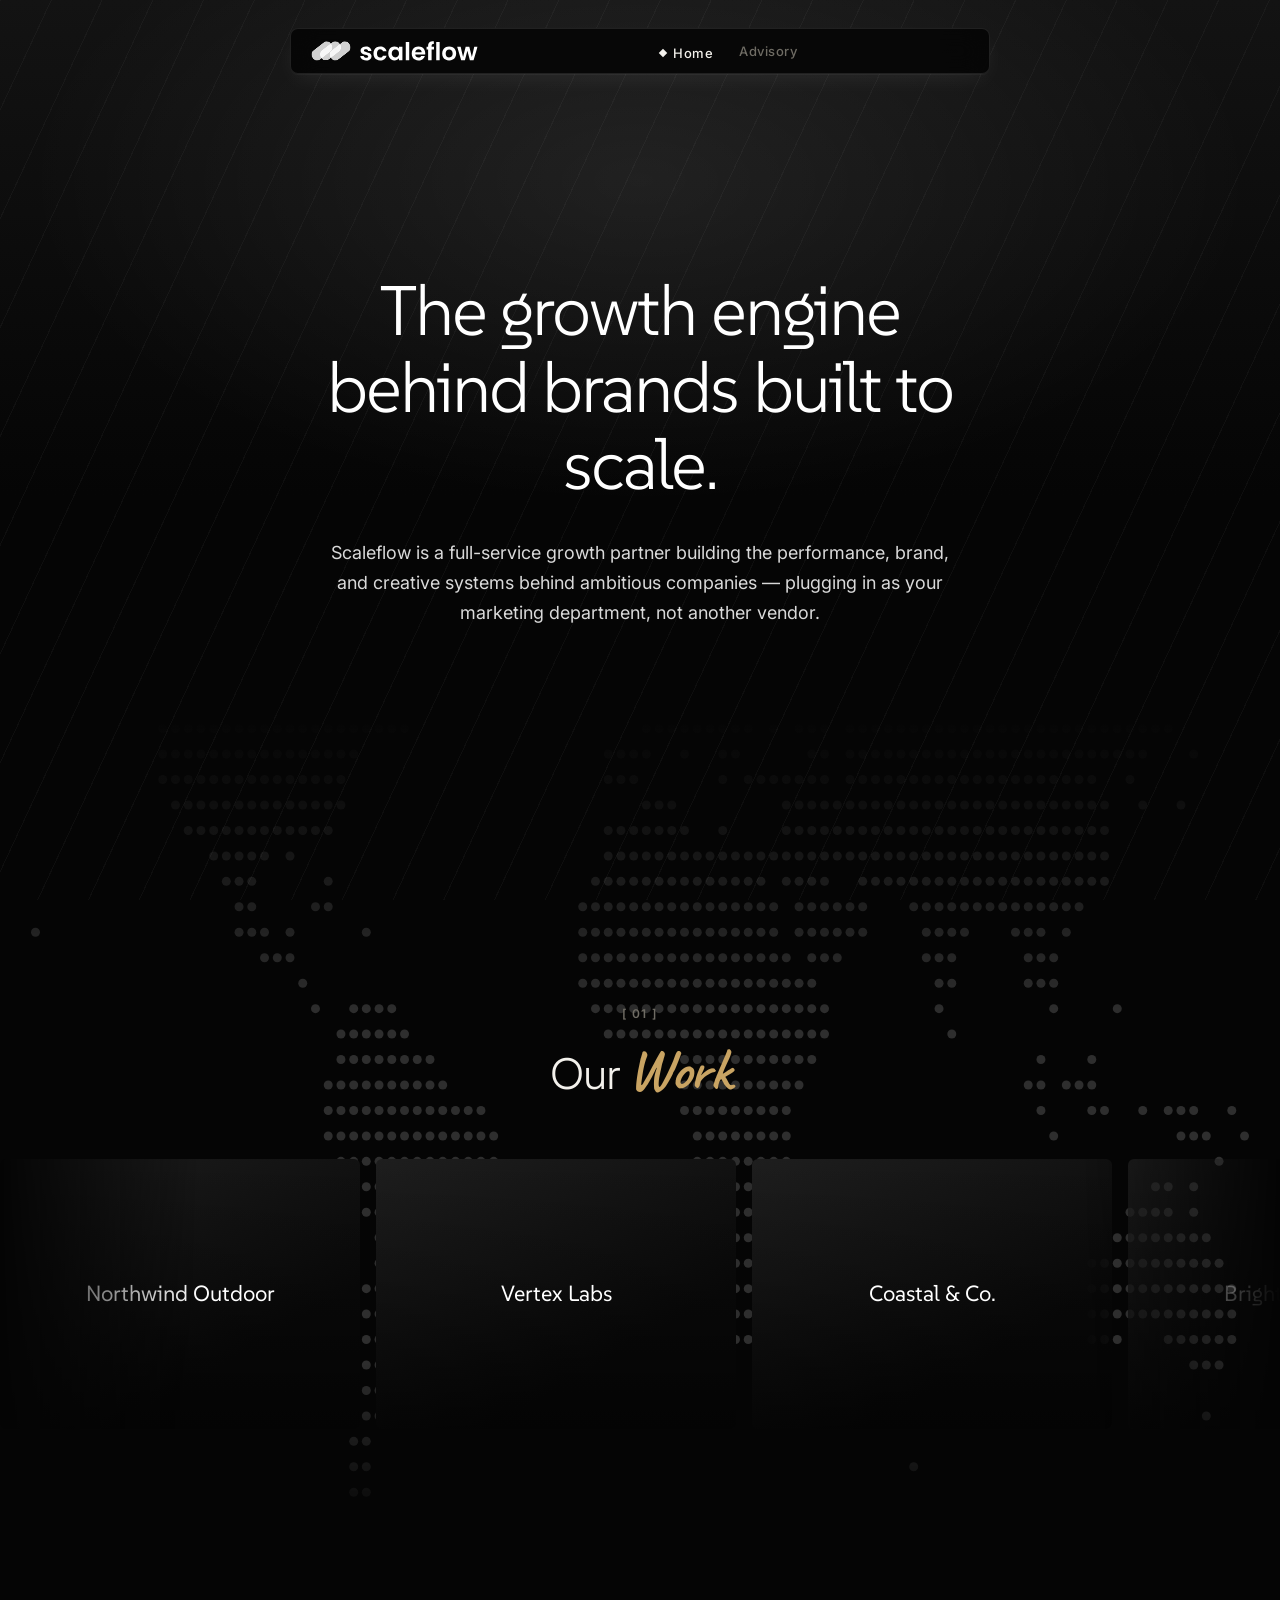
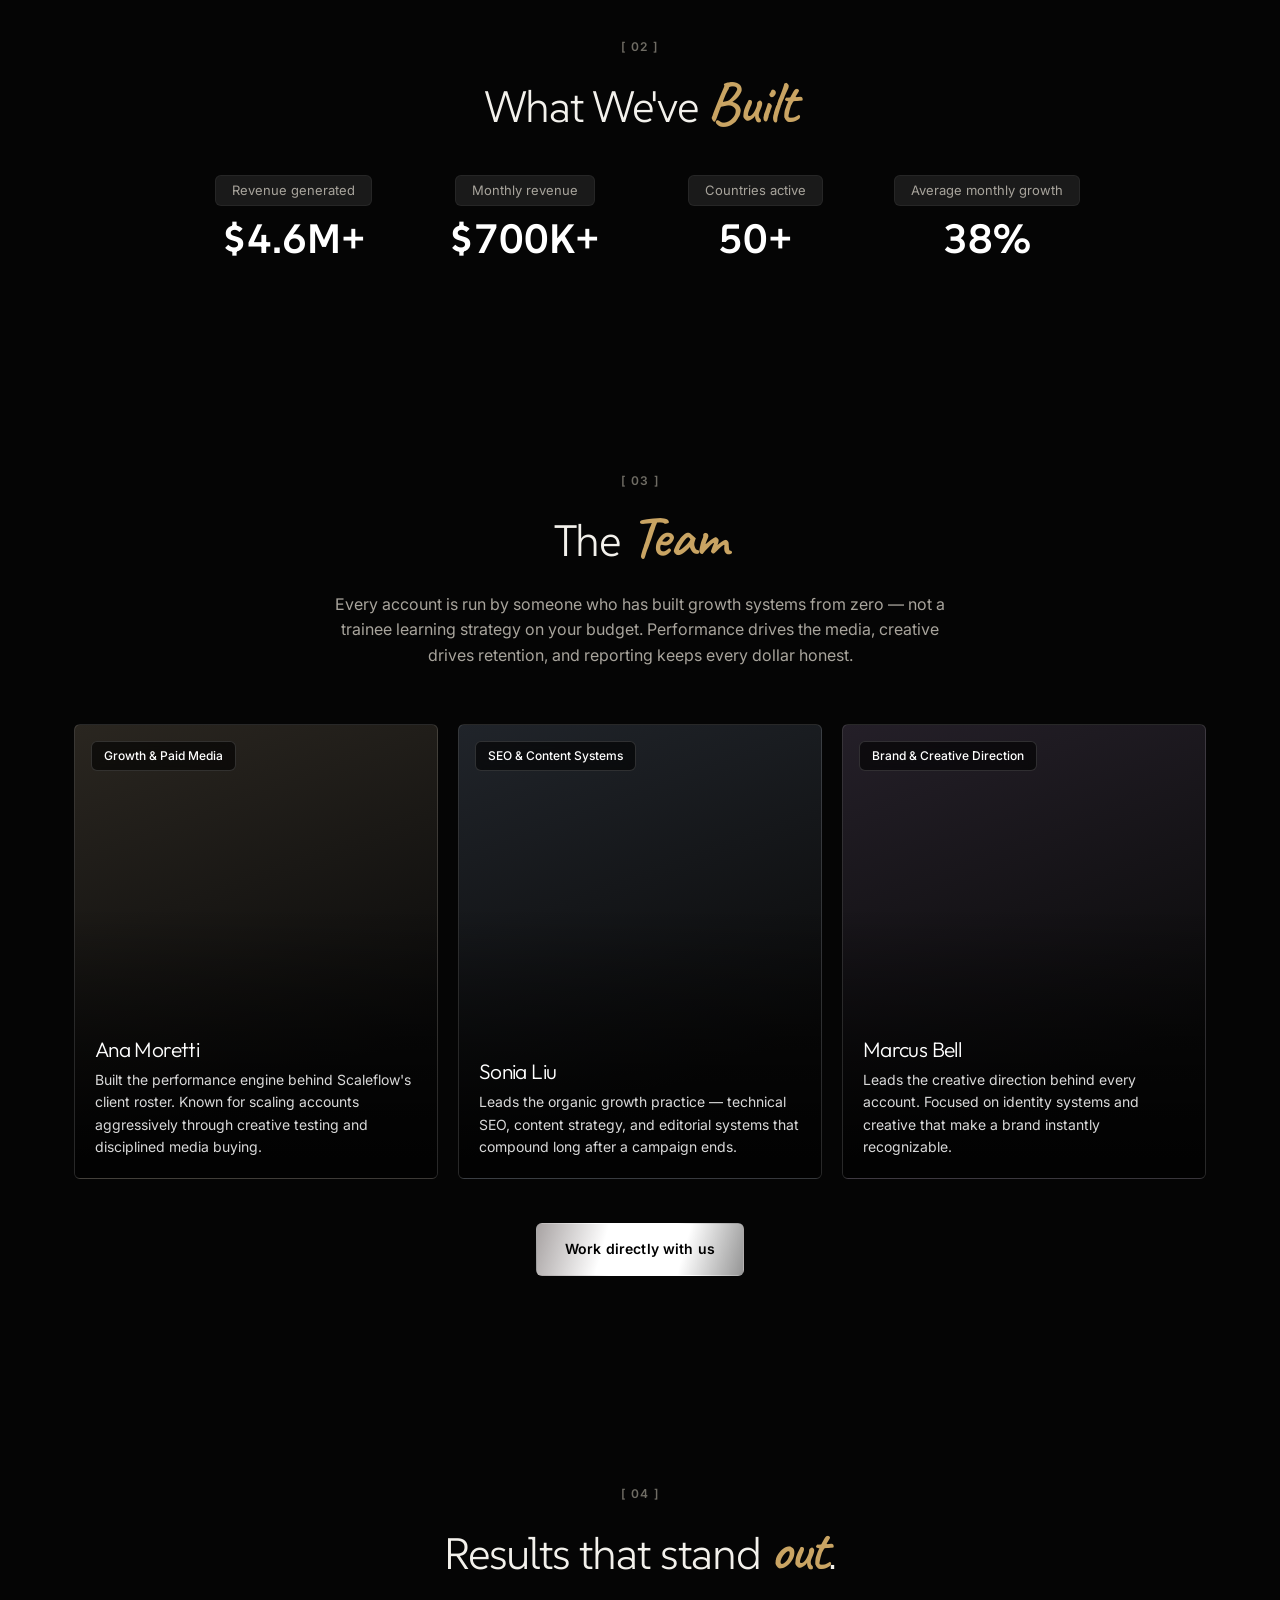
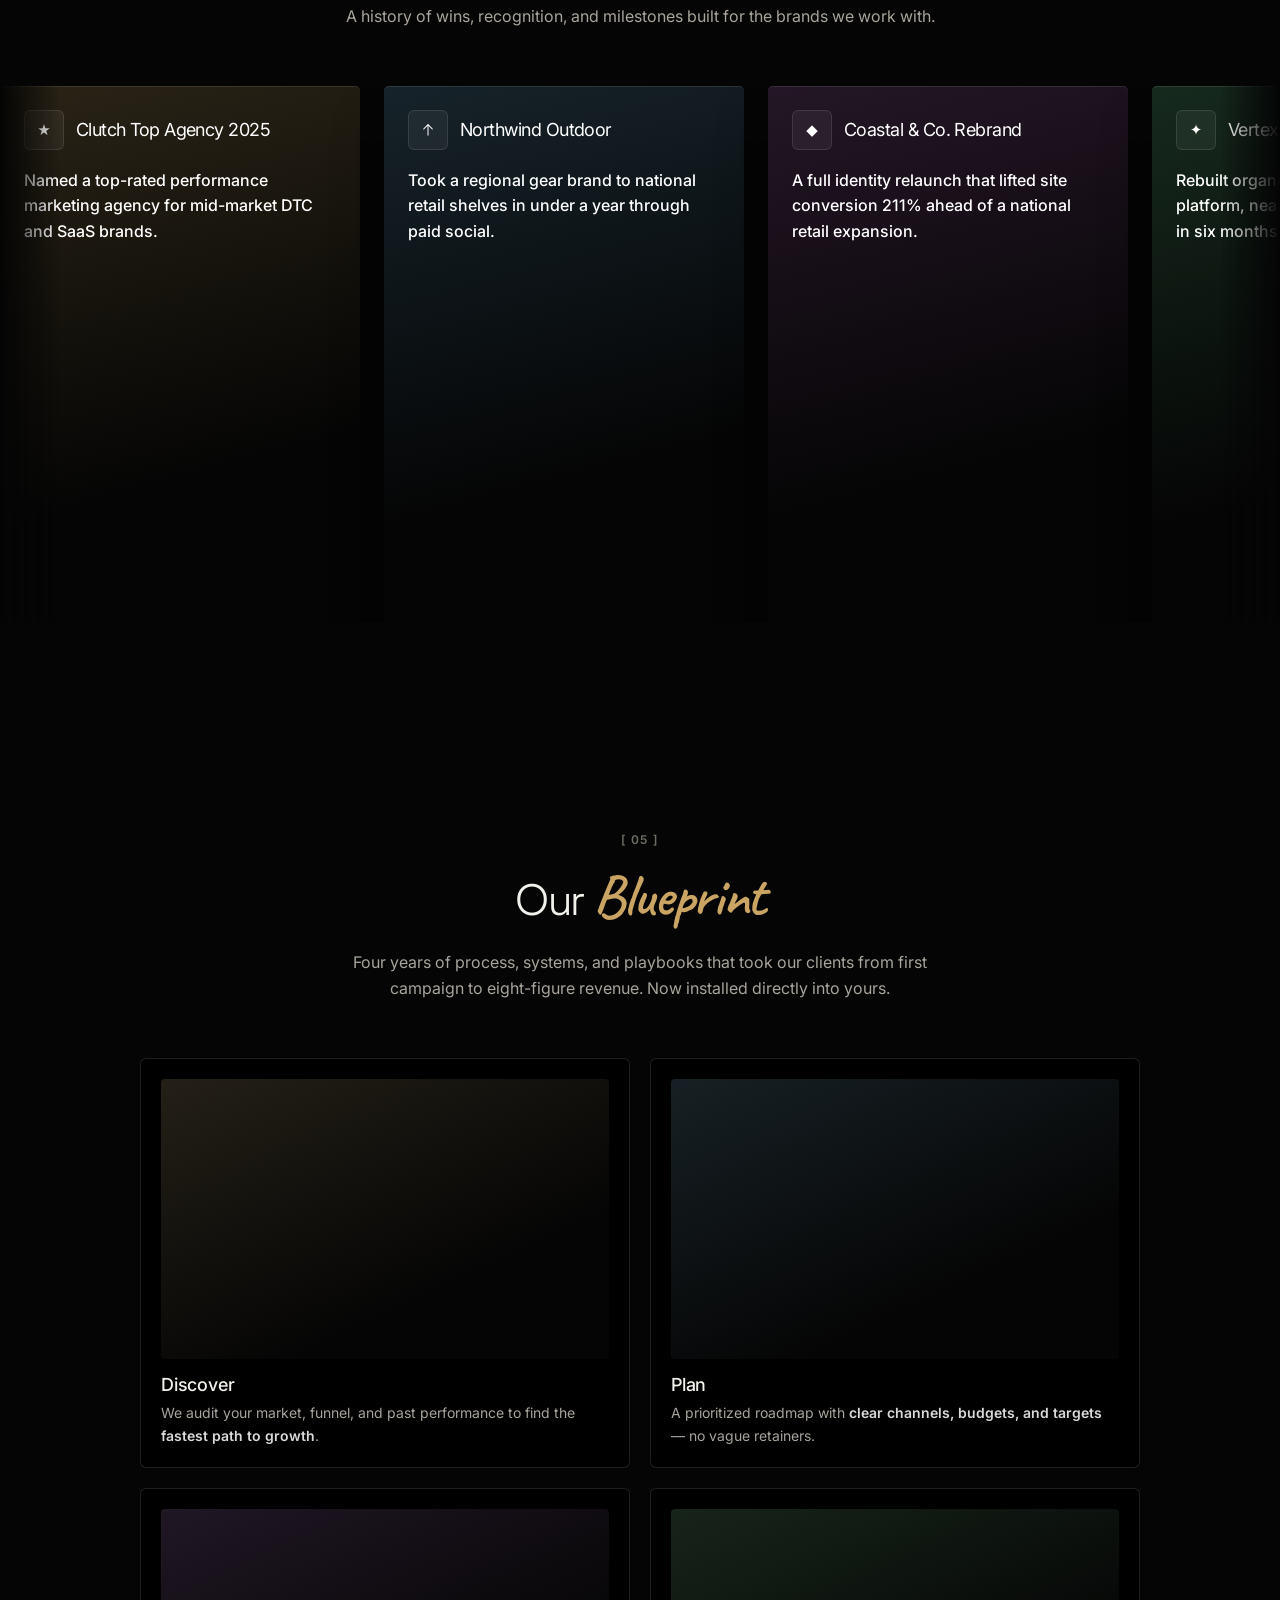
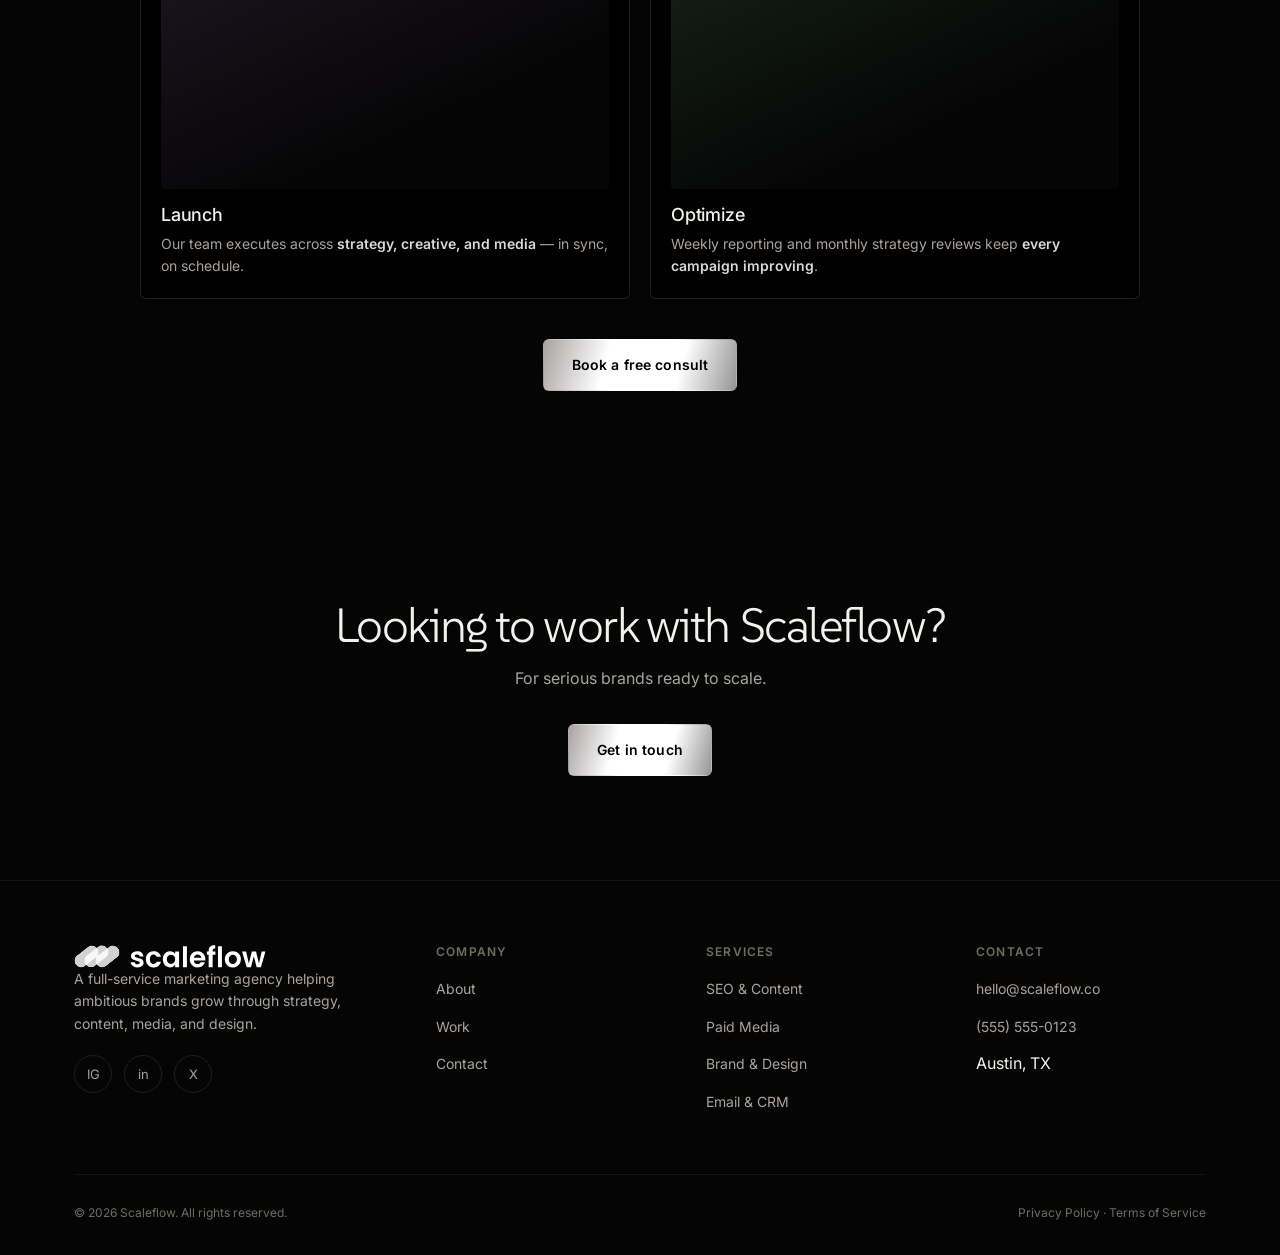
<file: index.html>
<!DOCTYPE html>
<html lang="en">
<head>
  <meta charset="UTF-8" />
  <meta name="viewport" content="width=device-width, initial-scale=1.0" />
  <title>Scaleflow — Marketing Agency</title>
  <meta name="description" content="Scaleflow is a full-service marketing agency helping ambitious brands grow through strategy, content, paid media, and design." />
  <link rel="icon" type="image/svg+xml" href="images/Scaleflow (1).svg" />
  <link rel="preconnect" href="https://fonts.googleapis.com" />
  <link rel="preconnect" href="https://fonts.gstatic.com" crossorigin />
  <link href="https://fonts.googleapis.com/css2?family=Inter:wght@400;500;600;700&family=Outfit:wght@300;400;500;600;700&family=SUSE:wght@300;400;500;600&family=Cinzel:wght@400;500;600&family=Caveat:wght@500;600;700&display=swap" rel="stylesheet" />
  <link rel="stylesheet" href="css/styles.css" />
</head>
<body>

  <header class="site-header">
    <nav class="nav">
      <a href="index.html" class="brand"><img src="images/Scaleflow (3)-cropped.svg" alt="Scaleflow" class="brand-logo" /></a>
      <ul class="nav-links">
        <li><a href="index.html">Home</a></li>
        <li><a href="advisory.html">Advisory</a></li>
      </ul>
      <div class="nav-cta">
        <button class="nav-toggle" aria-label="Toggle menu" aria-expanded="false">
          <span></span><span></span><span></span>
        </button>
      </div>
    </nav>
  </header>

  <main>

    <!-- Hero + Our Work share one dot-map backdrop -->
    <div class="hero-work-wrap">
      <img class="world-dots" src="images/world-dots.svg" alt="" aria-hidden="true" />

      <section class="real-hero">
        <div class="container">
          <h1>The growth engine behind brands built to scale.</h1>
          <p>Scaleflow is a full-service growth partner building the performance, brand, and creative systems behind ambitious companies — plugging in as your marketing department, not another vendor.</p>
        </div>
      </section>

      <!-- Our Work (mirrors "Our Brands") -->
      <section>
        <div class="container">
          <div class="section-tag">
            <span class="section-num">[ 01 ]</span>
          </div>
          <h2 style="text-align:center; font-size: clamp(30px, 4.4vw, 44px);">Our <span class="script-word">Work</span></h2>
        </div>
        <div class="brand-marquee-wrap" style="margin-top:56px;">
          <div class="brand-marquee-track">
            <div class="brand-tile"><span>Northwind Outdoor</span></div>
            <div class="brand-tile"><span>Vertex Labs</span></div>
            <div class="brand-tile"><span>Coastal &amp; Co.</span></div>
            <div class="brand-tile"><span>Brightfield Goods</span></div>
            <div class="brand-tile"><span>Loop Studio</span></div>
            <div class="brand-tile"><span>Meridian Legal</span></div>
            <div class="brand-tile"><span>Northwind Outdoor</span></div>
            <div class="brand-tile"><span>Vertex Labs</span></div>
            <div class="brand-tile"><span>Coastal &amp; Co.</span></div>
            <div class="brand-tile"><span>Brightfield Goods</span></div>
            <div class="brand-tile"><span>Loop Studio</span></div>
            <div class="brand-tile"><span>Meridian Legal</span></div>
          </div>
        </div>
      </section>
    </div>

    <!-- What We've Built -->
    <section>
      <div class="container">
        <div class="section-tag">
          <span class="section-num">[ 02 ]</span>
        </div>
        <h2 style="text-align:center; font-size: clamp(30px, 4.4vw, 44px);">What We've <span class="script-word">Built</span></h2>
        <div class="stat-strip" style="margin-top:40px;">
          <div class="stat-strip-item">
            <div class="label">Revenue generated</div>
            <div class="num">$4.6M+</div>
          </div>
          <div class="stat-strip-item">
            <div class="label">Monthly revenue</div>
            <div class="num">$700K+</div>
          </div>
          <div class="stat-strip-item">
            <div class="label">Countries active</div>
            <div class="num">50+</div>
          </div>
          <div class="stat-strip-item">
            <div class="label">Average monthly growth</div>
            <div class="num">38%</div>
          </div>
        </div>
      </div>
    </section>

    <!-- The Team (mirrors "The Founders") -->
    <section>
      <div class="container">
        <div class="section-tag">
          <span class="section-num">[ 03 ]</span>
        </div>
        <h2 style="text-align:center; font-size: clamp(30px, 4.4vw, 44px);">The <span class="script-word">Team</span></h2>
        <div class="founders-intro">
          <p>Every account is run by someone who has built growth systems from zero — not a trainee learning strategy on your budget. Performance drives the media, creative drives retention, and reporting keeps every dollar honest.</p>
        </div>
        <div class="founder-grid">
          <div class="founder-card" style="--founder-tone:#2a2620;">
            <span class="founder-role">Growth &amp; Paid Media</span>
            <div class="founder-text">
              <h3>Ana Moretti</h3>
              <p>Built the performance engine behind Scaleflow's client roster. Known for scaling accounts aggressively through creative testing and disciplined media buying.</p>
            </div>
          </div>
          <div class="founder-card" style="--founder-tone:#20242a;">
            <span class="founder-role">SEO &amp; Content Systems</span>
            <div class="founder-text">
              <h3>Sonia Liu</h3>
              <p>Leads the organic growth practice — technical SEO, content strategy, and editorial systems that compound long after a campaign ends.</p>
            </div>
          </div>
          <div class="founder-card" style="--founder-tone:#241f28;">
            <span class="founder-role">Brand &amp; Creative Direction</span>
            <div class="founder-text">
              <h3>Marcus Bell</h3>
              <p>Leads the creative direction behind every account. Focused on identity systems and creative that make a brand instantly recognizable.</p>
            </div>
          </div>
        </div>
        <div class="work-with-us">
          <a href="contact.html" class="btn btn-primary">Work directly with us</a>
        </div>
      </div>
    </section>

    <!-- Recognition (mirrors "Brands that stand out") -->
    <section>
      <div class="container">
        <div class="section-tag">
          <span class="section-num">[ 04 ]</span>
        </div>
        <h2 style="text-align:center; font-size: clamp(30px, 4.4vw, 44px);">Results that stand <span class="script-word">out</span>.</h2>
        <p style="text-align:center; max-width:640px; margin:16px auto 0;">A history of wins, recognition, and milestones built for the brands we work with.</p>
      </div>
      <div class="accolade-strip" style="margin-top:56px;">
        <div class="accolade-track">
          <div class="accolade-card" style="--accolade-tone:#2a2416;">
            <div class="accolade-card-inner">
              <div class="accolade-card-head"><div class="mark">★</div><h4>Clutch Top Agency 2025</h4></div>
              <p>Named a top-rated performance marketing agency for mid-market DTC and SaaS brands.</p>
            </div>
          </div>
          <div class="accolade-card" style="--accolade-tone:#16232a;">
            <div class="accolade-card-inner">
              <div class="accolade-card-head"><div class="mark">↑</div><h4>Northwind Outdoor</h4></div>
              <p>Took a regional gear brand to national retail shelves in under a year through paid social.</p>
            </div>
          </div>
          <div class="accolade-card" style="--accolade-tone:#241626;">
            <div class="accolade-card-inner">
              <div class="accolade-card-head"><div class="mark">◆</div><h4>Coastal &amp; Co. Rebrand</h4></div>
              <p>A full identity relaunch that lifted site conversion 211% ahead of a national retail expansion.</p>
            </div>
          </div>
          <div class="accolade-card" style="--accolade-tone:#162a1e;">
            <div class="accolade-card-inner">
              <div class="accolade-card-head"><div class="mark">✦</div><h4>Vertex Labs SEO</h4></div>
              <p>Rebuilt organic pipeline for a B2B SaaS platform, nearly tripling qualified traffic in six months.</p>
            </div>
          </div>
          <div class="accolade-card" style="--accolade-tone:#2a1e16;">
            <div class="accolade-card-inner">
              <div class="accolade-card-head"><div class="mark">◐</div><h4>Meta Agency Partner</h4></div>
              <p>Recognized as a certified partner for performance creative and media buying at scale.</p>
            </div>
          </div>
          <div class="accolade-card" style="--accolade-tone:#1e1e2a;">
            <div class="accolade-card-inner">
              <div class="accolade-card-head"><div class="mark">⬡</div><h4>Brightfield Goods</h4></div>
              <p>Made email the top revenue channel with lifecycle flows and segmentation that stuck.</p>
            </div>
          </div>
          <div class="accolade-card" style="--accolade-tone:#2a2416;">
            <div class="accolade-card-inner">
              <div class="accolade-card-head"><div class="mark">★</div><h4>Clutch Top Agency 2025</h4></div>
              <p>Named a top-rated performance marketing agency for mid-market DTC and SaaS brands.</p>
            </div>
          </div>
          <div class="accolade-card" style="--accolade-tone:#16232a;">
            <div class="accolade-card-inner">
              <div class="accolade-card-head"><div class="mark">↑</div><h4>Northwind Outdoor</h4></div>
              <p>Took a regional gear brand to national retail shelves in under a year through paid social.</p>
            </div>
          </div>
          <div class="accolade-card" style="--accolade-tone:#241626;">
            <div class="accolade-card-inner">
              <div class="accolade-card-head"><div class="mark">◆</div><h4>Coastal &amp; Co. Rebrand</h4></div>
              <p>A full identity relaunch that lifted site conversion 211% ahead of a national retail expansion.</p>
            </div>
          </div>
          <div class="accolade-card" style="--accolade-tone:#162a1e;">
            <div class="accolade-card-inner">
              <div class="accolade-card-head"><div class="mark">✦</div><h4>Vertex Labs SEO</h4></div>
              <p>Rebuilt organic pipeline for a B2B SaaS platform, nearly tripling qualified traffic in six months.</p>
            </div>
          </div>
        </div>
      </div>
    </section>

    <!-- Our Blueprint -->
    <section>
      <div class="container">
        <div class="section-tag">
          <span class="section-num">[ 05 ]</span>
        </div>
        <h2 style="text-align:center; font-size: clamp(30px, 4.4vw, 44px);">Our <span class="script-word">Blueprint</span></h2>
        <p style="text-align:center; max-width:640px; margin:16px auto 0;">Four years of process, systems, and playbooks that took our clients from first campaign to eight-figure revenue. Now installed directly into yours.</p>
        <div class="blueprint-grid" style="margin-top:56px;">
          <div class="blueprint-card">
            <div class="blueprint-media" style="--blueprint-tone:#242017;"></div>
            <h3>Discover</h3>
            <p>We audit your market, funnel, and past performance to find the <strong>fastest path to growth</strong>.</p>
          </div>
          <div class="blueprint-card">
            <div class="blueprint-media" style="--blueprint-tone:#172024;"></div>
            <h3>Plan</h3>
            <p>A prioritized roadmap with <strong>clear channels, budgets, and targets</strong> — no vague retainers.</p>
          </div>
          <div class="blueprint-card">
            <div class="blueprint-media" style="--blueprint-tone:#201724;"></div>
            <h3>Launch</h3>
            <p>Our team executes across <strong>strategy, creative, and media</strong> — in sync, on schedule.</p>
          </div>
          <div class="blueprint-card">
            <div class="blueprint-media" style="--blueprint-tone:#17241a;"></div>
            <h3>Optimize</h3>
            <p>Weekly reporting and monthly strategy reviews keep <strong>every campaign improving</strong>.</p>
          </div>
        </div>
        <div style="text-align:center; margin-top:40px;">
          <a href="contact.html" class="btn btn-primary">Book a free consult</a>
        </div>
      </div>
    </section>

    <!-- Closing CTA -->
    <section>
      <div class="exclusive-cta">
        <h2>Looking to work with Scaleflow?</h2>
        <p>For serious brands ready to scale.</p>
        <a href="contact.html" class="btn btn-primary">Get in touch</a>
      </div>
    </section>

  </main>

  <footer class="site-footer">
    <div class="container">
      <div class="footer-grid">
        <div class="footer-col footer-brand">
          <a href="index.html" class="brand"><img src="images/Scaleflow (3)-cropped.svg" alt="Scaleflow" class="brand-logo" /></a>
          <p>A full-service marketing agency helping ambitious brands grow through strategy, content, media, and design.</p>
          <div class="footer-social">
            <a href="#" aria-label="Instagram">IG</a>
            <a href="#" aria-label="LinkedIn">in</a>
            <a href="#" aria-label="X / Twitter">X</a>
          </div>
        </div>
        <div class="footer-col">
          <h4>Company</h4>
          <ul>
            <li><a href="about.html">About</a></li>
            <li><a href="work.html">Work</a></li>
            <li><a href="contact.html">Contact</a></li>
          </ul>
        </div>
        <div class="footer-col">
          <h4>Services</h4>
          <ul>
            <li><a href="services.html#seo">SEO &amp; Content</a></li>
            <li><a href="services.html#paid">Paid Media</a></li>
            <li><a href="services.html#brand">Brand &amp; Design</a></li>
            <li><a href="services.html#email">Email &amp; CRM</a></li>
          </ul>
        </div>
        <div class="footer-col">
          <h4>Contact</h4>
          <ul>
            <li><a href="mailto:hello@scaleflow.co">hello@scaleflow.co</a></li>
            <li><a href="tel:+15555550123">(555) 555-0123</a></li>
            <li>Austin, TX</li>
          </ul>
        </div>
      </div>
      <div class="footer-bottom">
        <span>© <span id="year"></span> Scaleflow. All rights reserved.</span>
        <span>Privacy Policy · Terms of Service</span>
      </div>
    </div>
  </footer>  <script src="js/main.js"></script>
</body>
</html>
</file>
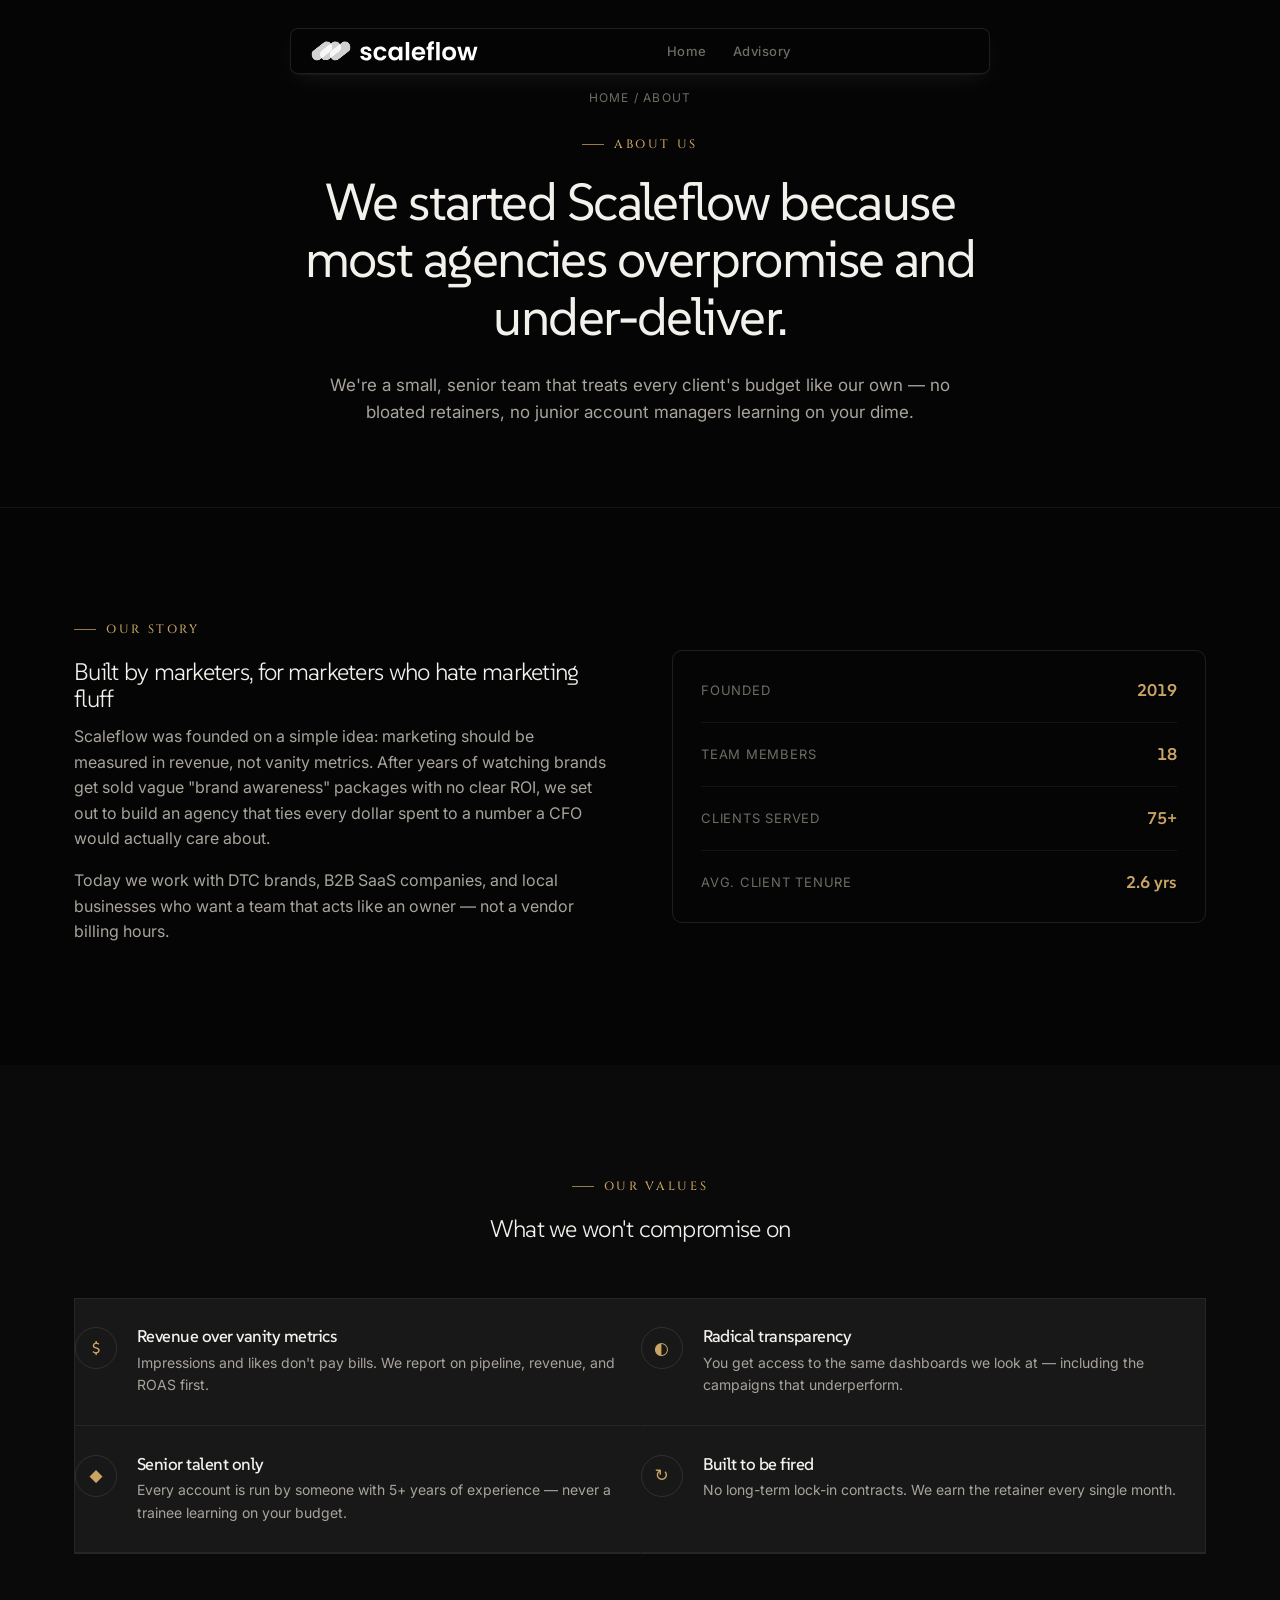
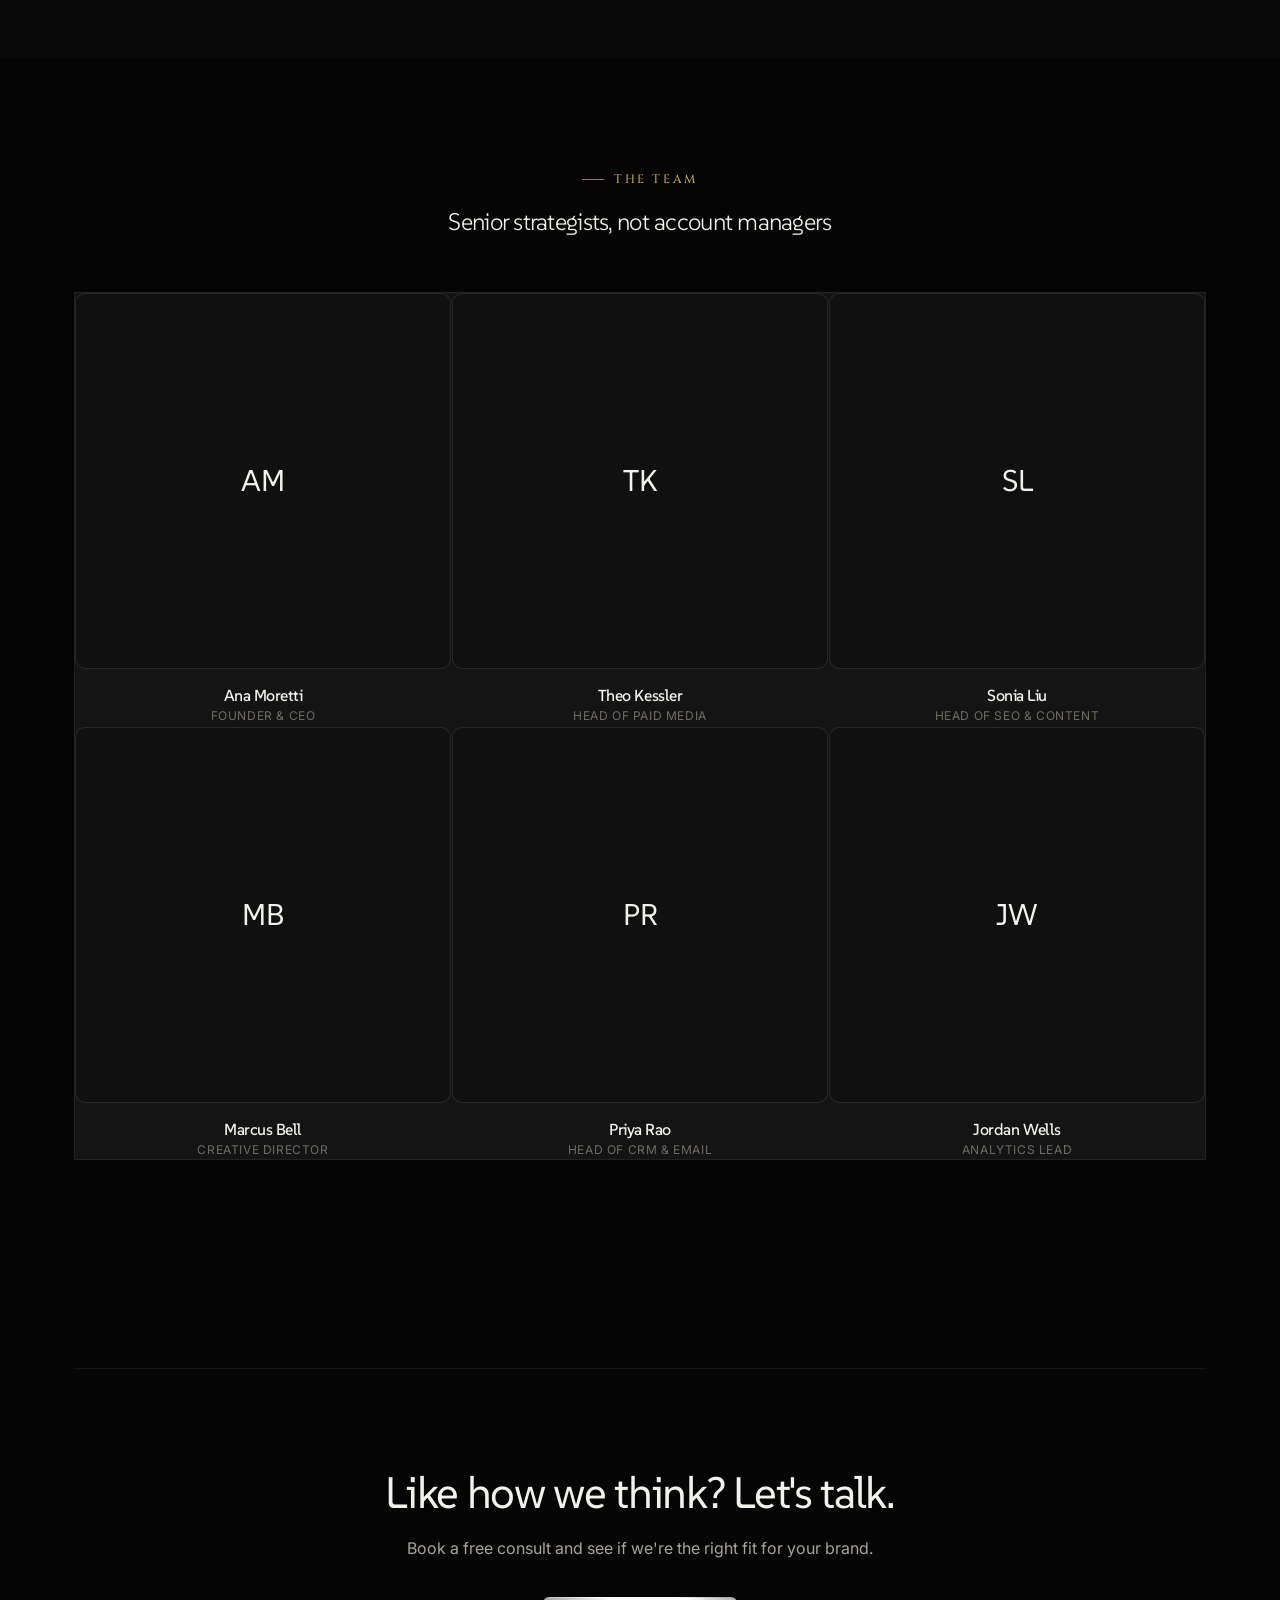
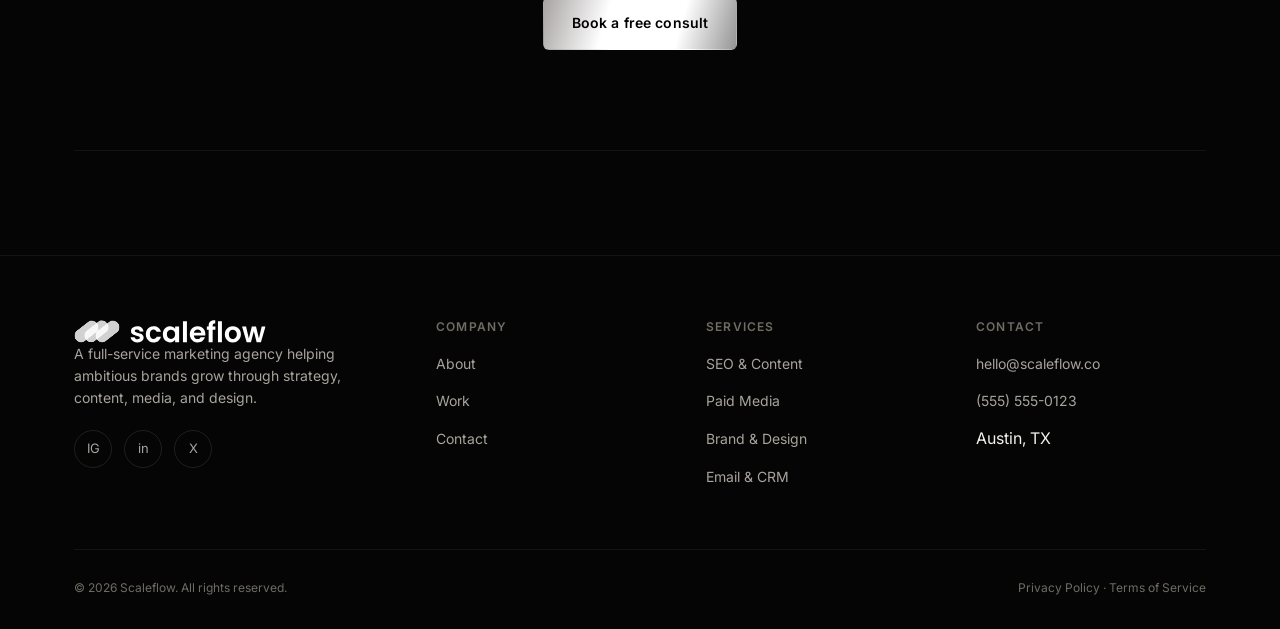
<file: about.html>
<!DOCTYPE html>
<html lang="en">
<head>
  <meta charset="UTF-8" />
  <meta name="viewport" content="width=device-width, initial-scale=1.0" />
  <title>About — Scaleflow</title>
  <meta name="description" content="Meet Scaleflow — our story, values, and the team behind the work." />
  <link rel="icon" type="image/svg+xml" href="images/Scaleflow (1).svg" />
  <link rel="preconnect" href="https://fonts.googleapis.com" />
  <link rel="preconnect" href="https://fonts.gstatic.com" crossorigin />
  <link href="https://fonts.googleapis.com/css2?family=Inter:wght@400;500;600;700&family=Outfit:wght@300;400;500;600;700&family=SUSE:wght@300;400;500;600&family=Cinzel:wght@400;500;600&family=Caveat:wght@500;600;700&display=swap" rel="stylesheet" />
  <link rel="stylesheet" href="css/styles.css" />
</head>
<body>

  <header class="site-header">
    <nav class="nav">
      <a href="index.html" class="brand"><img src="images/Scaleflow (3)-cropped.svg" alt="Scaleflow" class="brand-logo" /></a>
      <ul class="nav-links">
        <li><a href="index.html">Home</a></li>
        <li><a href="advisory.html">Advisory</a></li>
      </ul>
      <div class="nav-cta">
        <button class="nav-toggle" aria-label="Toggle menu" aria-expanded="false">
          <span></span><span></span><span></span>
        </button>
      </div>
    </nav>
  </header>

  <main>

    <section class="page-hero">
      <div class="container">
        <div class="breadcrumb"><a href="index.html">Home</a> / About</div>
        <div class="eyebrow">About us</div>
        <h1>We started Scaleflow because most agencies overpromise and under-deliver.</h1>
        <p>We're a small, senior team that treats every client's budget like our own — no bloated retainers, no junior account managers learning on your dime.</p>
      </div>
    </section>

    <section>
      <div class="container two-col">
        <div class="reveal">
          <div class="eyebrow">Our story</div>
          <h2>Built by marketers, for marketers who hate marketing fluff</h2>
          <p>Scaleflow was founded on a simple idea: marketing should be measured in revenue, not vanity metrics. After years of watching brands get sold vague "brand awareness" packages with no clear ROI, we set out to build an agency that ties every dollar spent to a number a CFO would actually care about.</p>
          <p>Today we work with DTC brands, B2B SaaS companies, and local businesses who want a team that acts like an owner — not a vendor billing hours.</p>
        </div>
        <div class="reveal">
          <div class="info-panel">
            <div class="info-row">
              <span class="k">Founded</span>
              <span class="v">2019</span>
            </div>
            <div class="info-row">
              <span class="k">Team members</span>
              <span class="v">18</span>
            </div>
            <div class="info-row">
              <span class="k">Clients served</span>
              <span class="v">75+</span>
            </div>
            <div class="info-row">
              <span class="k">Avg. client tenure</span>
              <span class="v">2.6 yrs</span>
            </div>
          </div>
        </div>
      </div>
    </section>

    <!-- Values -->
    <section style="background: var(--color-bg-alt);">
      <div class="container">
        <div class="section-head center">
          <div class="eyebrow" style="justify-content:center;">Our values</div>
          <h2>What we won't compromise on</h2>
        </div>
        <div class="grid grid-2">
          <div class="value-item reveal">
            <div class="card-icon">$</div>
            <div>
              <h3>Revenue over vanity metrics</h3>
              <p>Impressions and likes don't pay bills. We report on pipeline, revenue, and ROAS first.</p>
            </div>
          </div>
          <div class="value-item reveal">
            <div class="card-icon">◐</div>
            <div>
              <h3>Radical transparency</h3>
              <p>You get access to the same dashboards we look at — including the campaigns that underperform.</p>
            </div>
          </div>
          <div class="value-item reveal">
            <div class="card-icon">◆</div>
            <div>
              <h3>Senior talent only</h3>
              <p>Every account is run by someone with 5+ years of experience — never a trainee learning on your budget.</p>
            </div>
          </div>
          <div class="value-item reveal">
            <div class="card-icon">↻</div>
            <div>
              <h3>Built to be fired</h3>
              <p>No long-term lock-in contracts. We earn the retainer every single month.</p>
            </div>
          </div>
        </div>
      </div>
    </section>

    <!-- Team -->
    <section>
      <div class="container">
        <div class="section-head center">
          <div class="eyebrow" style="justify-content:center;">The team</div>
          <h2>Senior strategists, not account managers</h2>
        </div>
        <div class="grid grid-3">
          <div class="team-card reveal">
            <div class="team-avatar">AM</div>
            <h3>Ana Moretti</h3>
            <div class="role">Founder &amp; CEO</div>
          </div>
          <div class="team-card reveal">
            <div class="team-avatar">TK</div>
            <h3>Theo Kessler</h3>
            <div class="role">Head of Paid Media</div>
          </div>
          <div class="team-card reveal">
            <div class="team-avatar">SL</div>
            <h3>Sonia Liu</h3>
            <div class="role">Head of SEO &amp; Content</div>
          </div>
          <div class="team-card reveal">
            <div class="team-avatar">MB</div>
            <h3>Marcus Bell</h3>
            <div class="role">Creative Director</div>
          </div>
          <div class="team-card reveal">
            <div class="team-avatar">PR</div>
            <h3>Priya Rao</h3>
            <div class="role">Head of CRM &amp; Email</div>
          </div>
          <div class="team-card reveal">
            <div class="team-avatar">JW</div>
            <h3>Jordan Wells</h3>
            <div class="role">Analytics Lead</div>
          </div>
        </div>
      </div>
    </section>

    <section>
      <div class="container">
        <div class="cta-band reveal">
          <h2>Like how we think? Let's talk.</h2>
          <p>Book a free consult and see if we're the right fit for your brand.</p>
          <div class="btn-row">
            <a href="contact.html" class="btn btn-primary">Book a free consult</a>
          </div>
        </div>
      </div>
    </section>

  </main>

  <footer class="site-footer">
    <div class="container">
      <div class="footer-grid">
        <div class="footer-col footer-brand">
          <a href="index.html" class="brand"><img src="images/Scaleflow (3)-cropped.svg" alt="Scaleflow" class="brand-logo" /></a>
          <p>A full-service marketing agency helping ambitious brands grow through strategy, content, media, and design.</p>
          <div class="footer-social">
            <a href="#" aria-label="Instagram">IG</a>
            <a href="#" aria-label="LinkedIn">in</a>
            <a href="#" aria-label="X / Twitter">X</a>
          </div>
        </div>
        <div class="footer-col">
          <h4>Company</h4>
          <ul>
            <li><a href="about.html">About</a></li>
            <li><a href="work.html">Work</a></li>
            <li><a href="contact.html">Contact</a></li>
          </ul>
        </div>
        <div class="footer-col">
          <h4>Services</h4>
          <ul>
            <li><a href="services.html#seo">SEO &amp; Content</a></li>
            <li><a href="services.html#paid">Paid Media</a></li>
            <li><a href="services.html#brand">Brand &amp; Design</a></li>
            <li><a href="services.html#email">Email &amp; CRM</a></li>
          </ul>
        </div>
        <div class="footer-col">
          <h4>Contact</h4>
          <ul>
            <li><a href="mailto:hello@scaleflow.co">hello@scaleflow.co</a></li>
            <li><a href="tel:+15555550123">(555) 555-0123</a></li>
            <li>Austin, TX</li>
          </ul>
        </div>
      </div>
      <div class="footer-bottom">
        <span>© <span id="year"></span> Scaleflow. All rights reserved.</span>
        <span>Privacy Policy · Terms of Service</span>
      </div>
    </div>
  </footer>  <script src="js/main.js"></script>
</body>
</html>
</file>
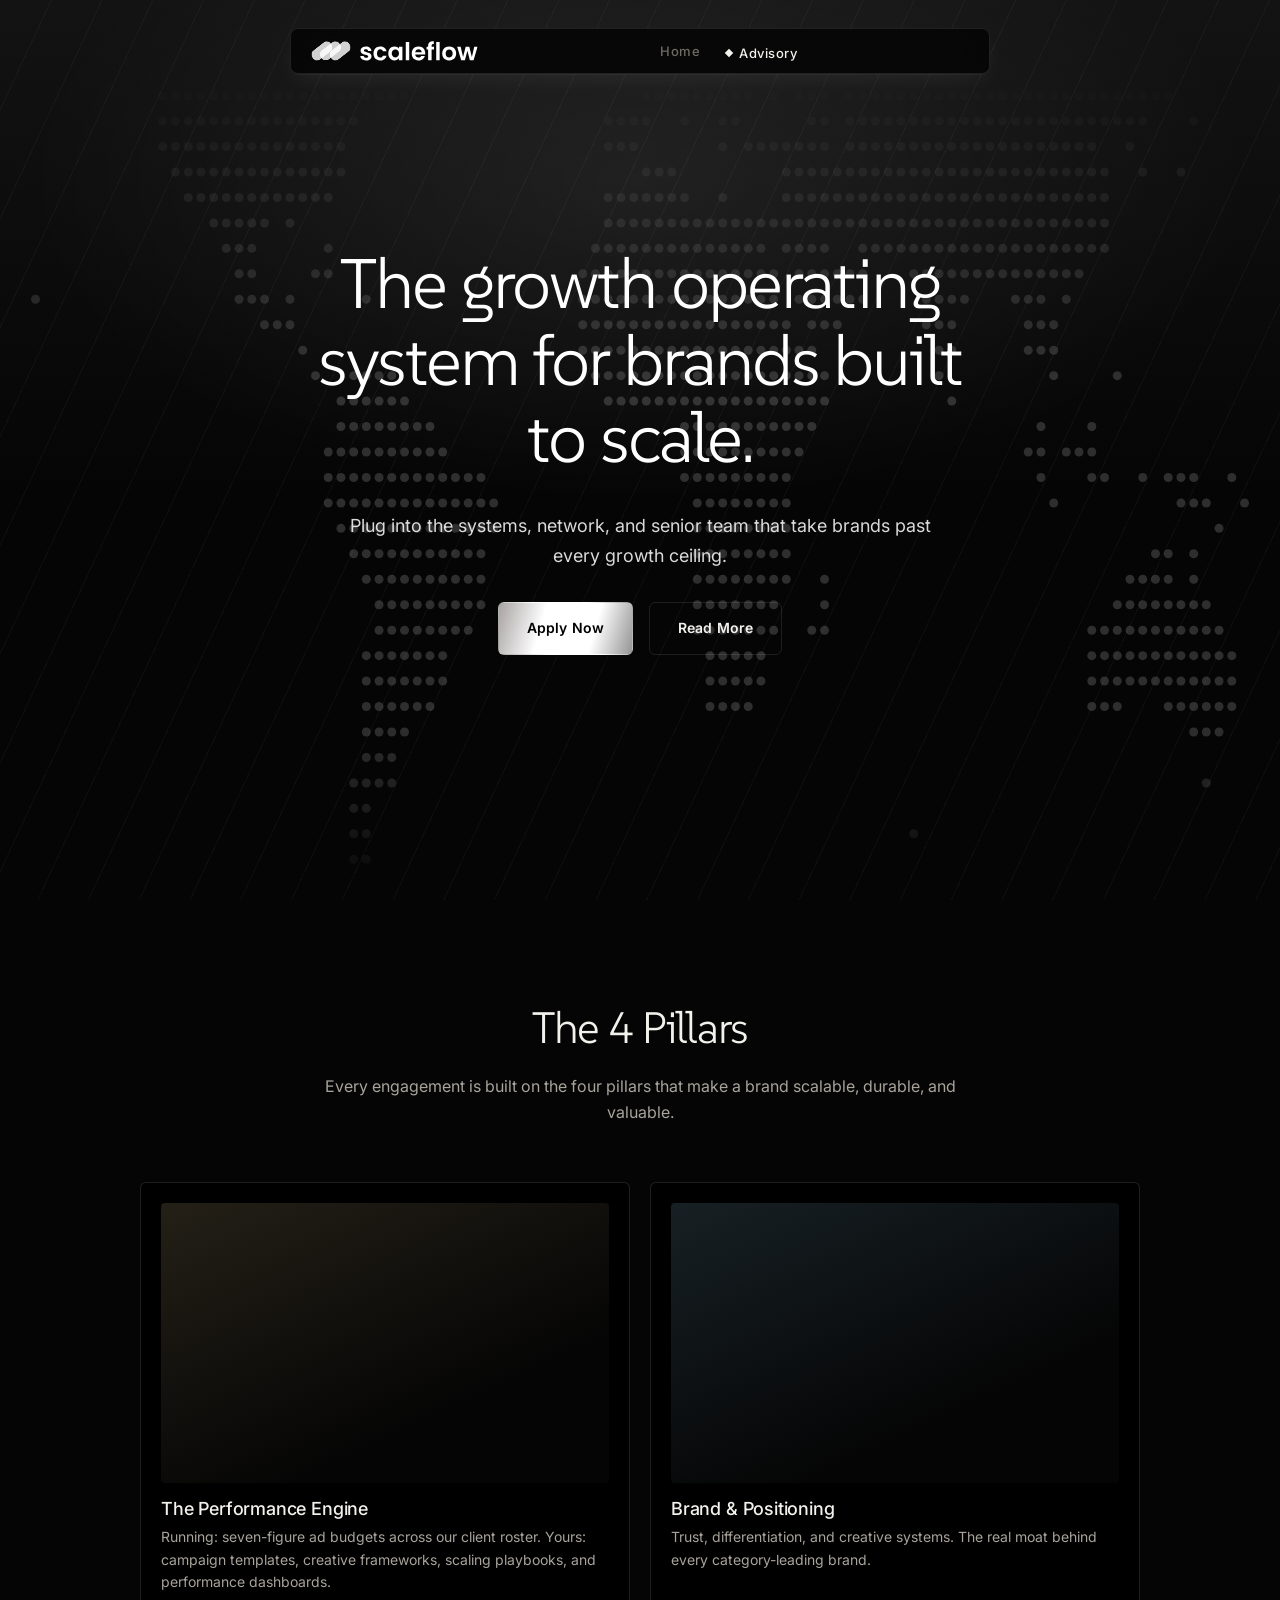
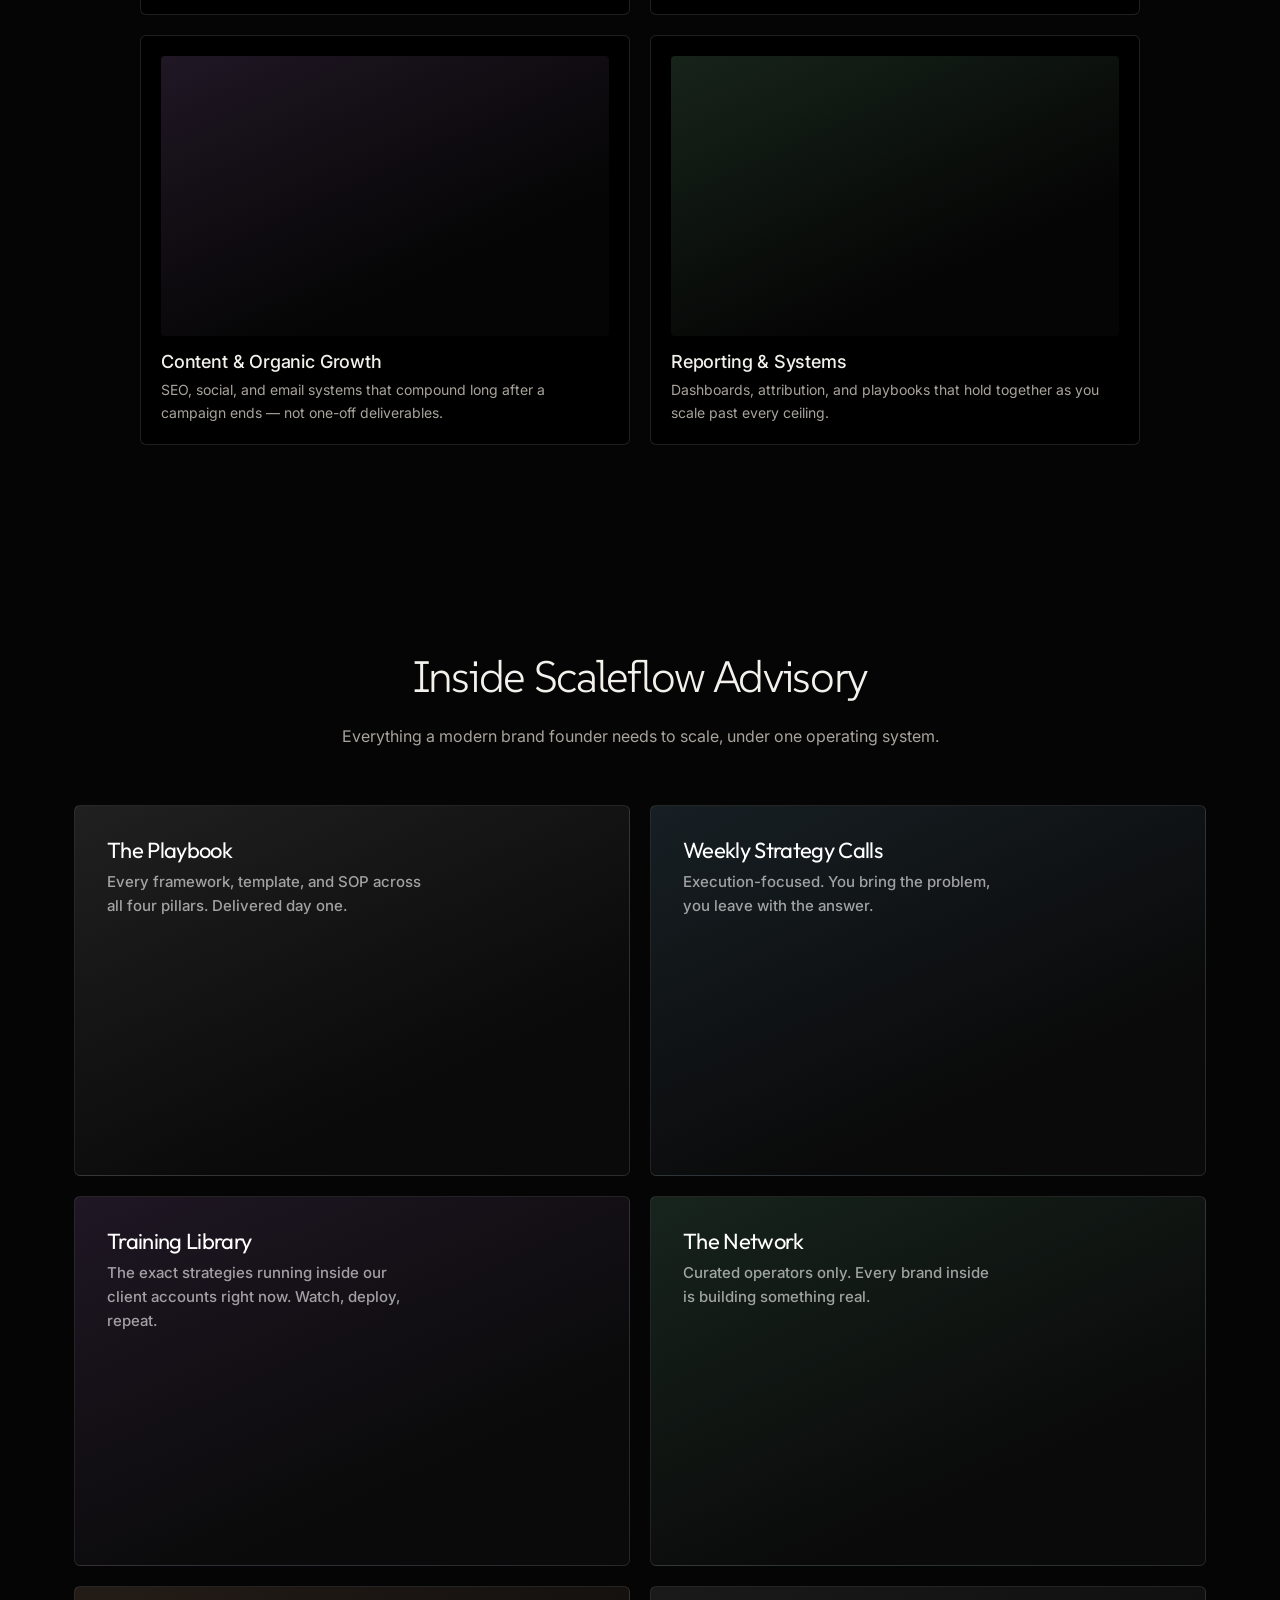
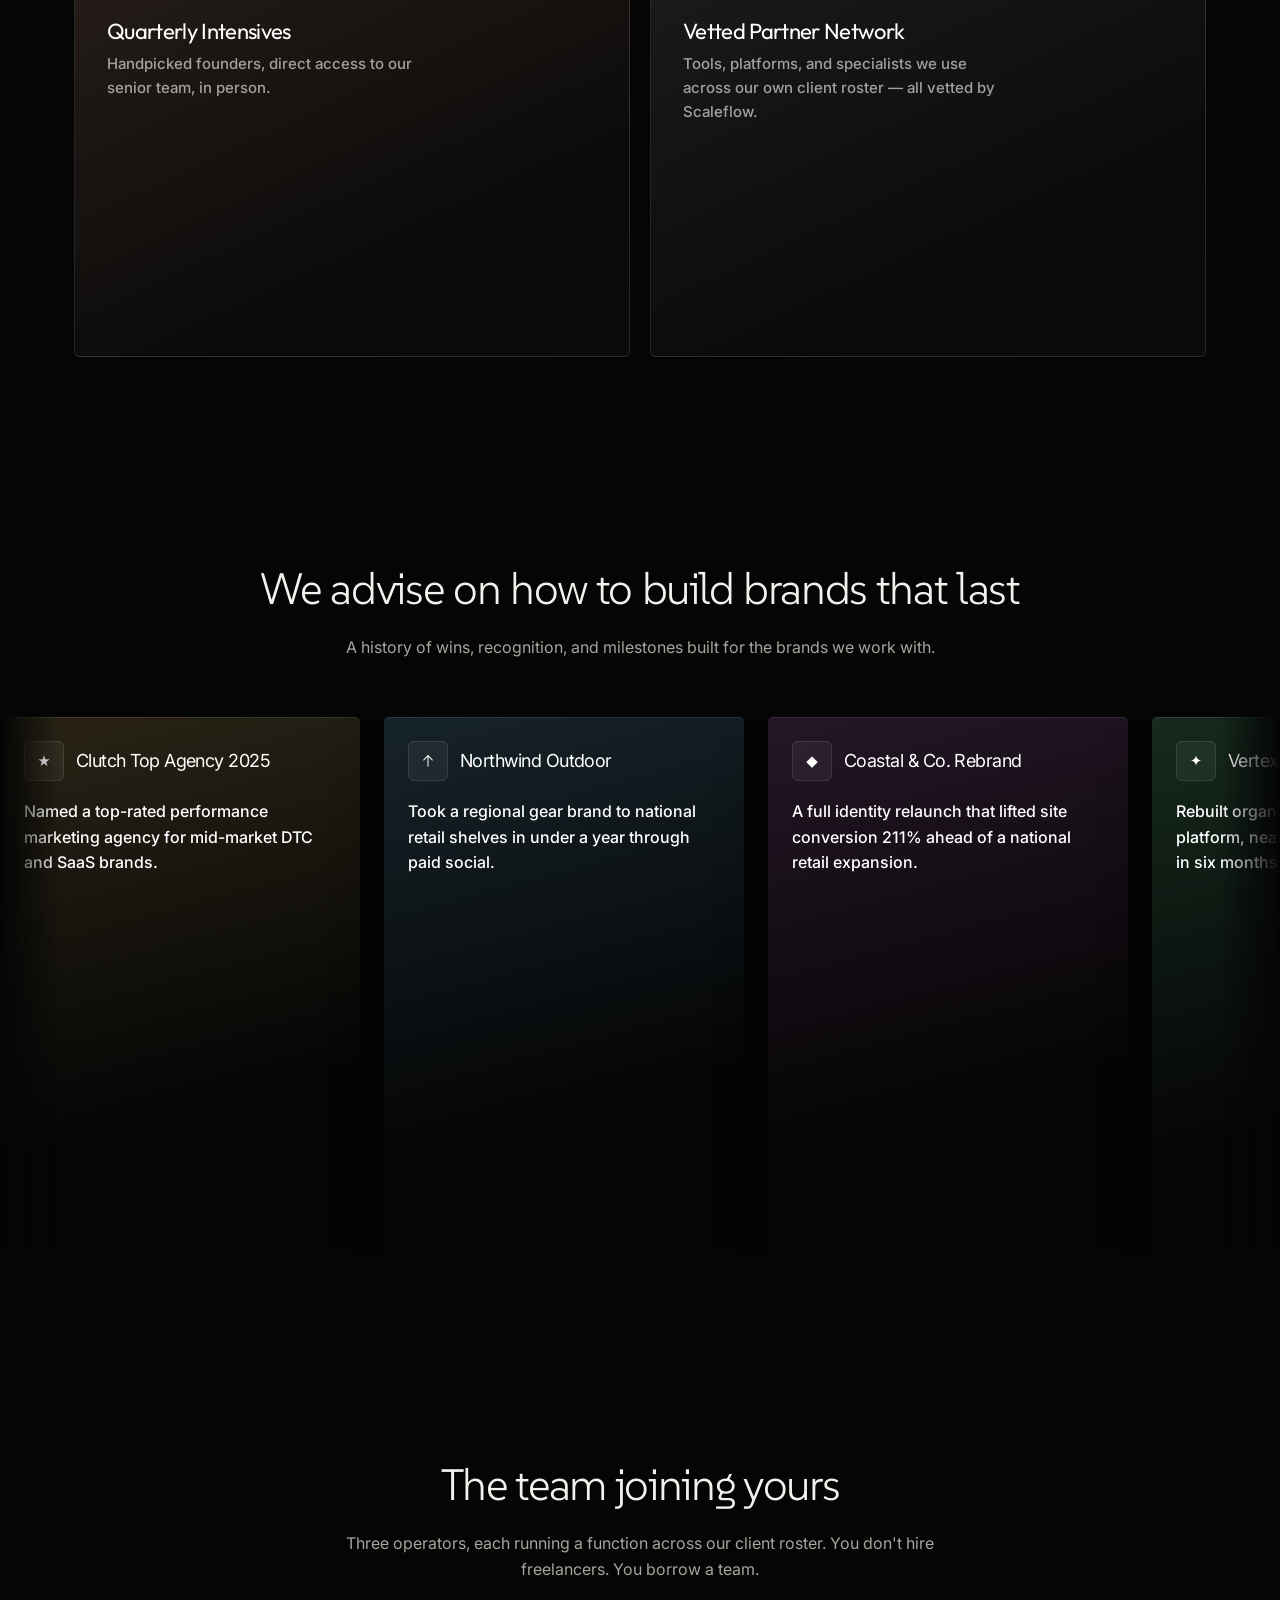
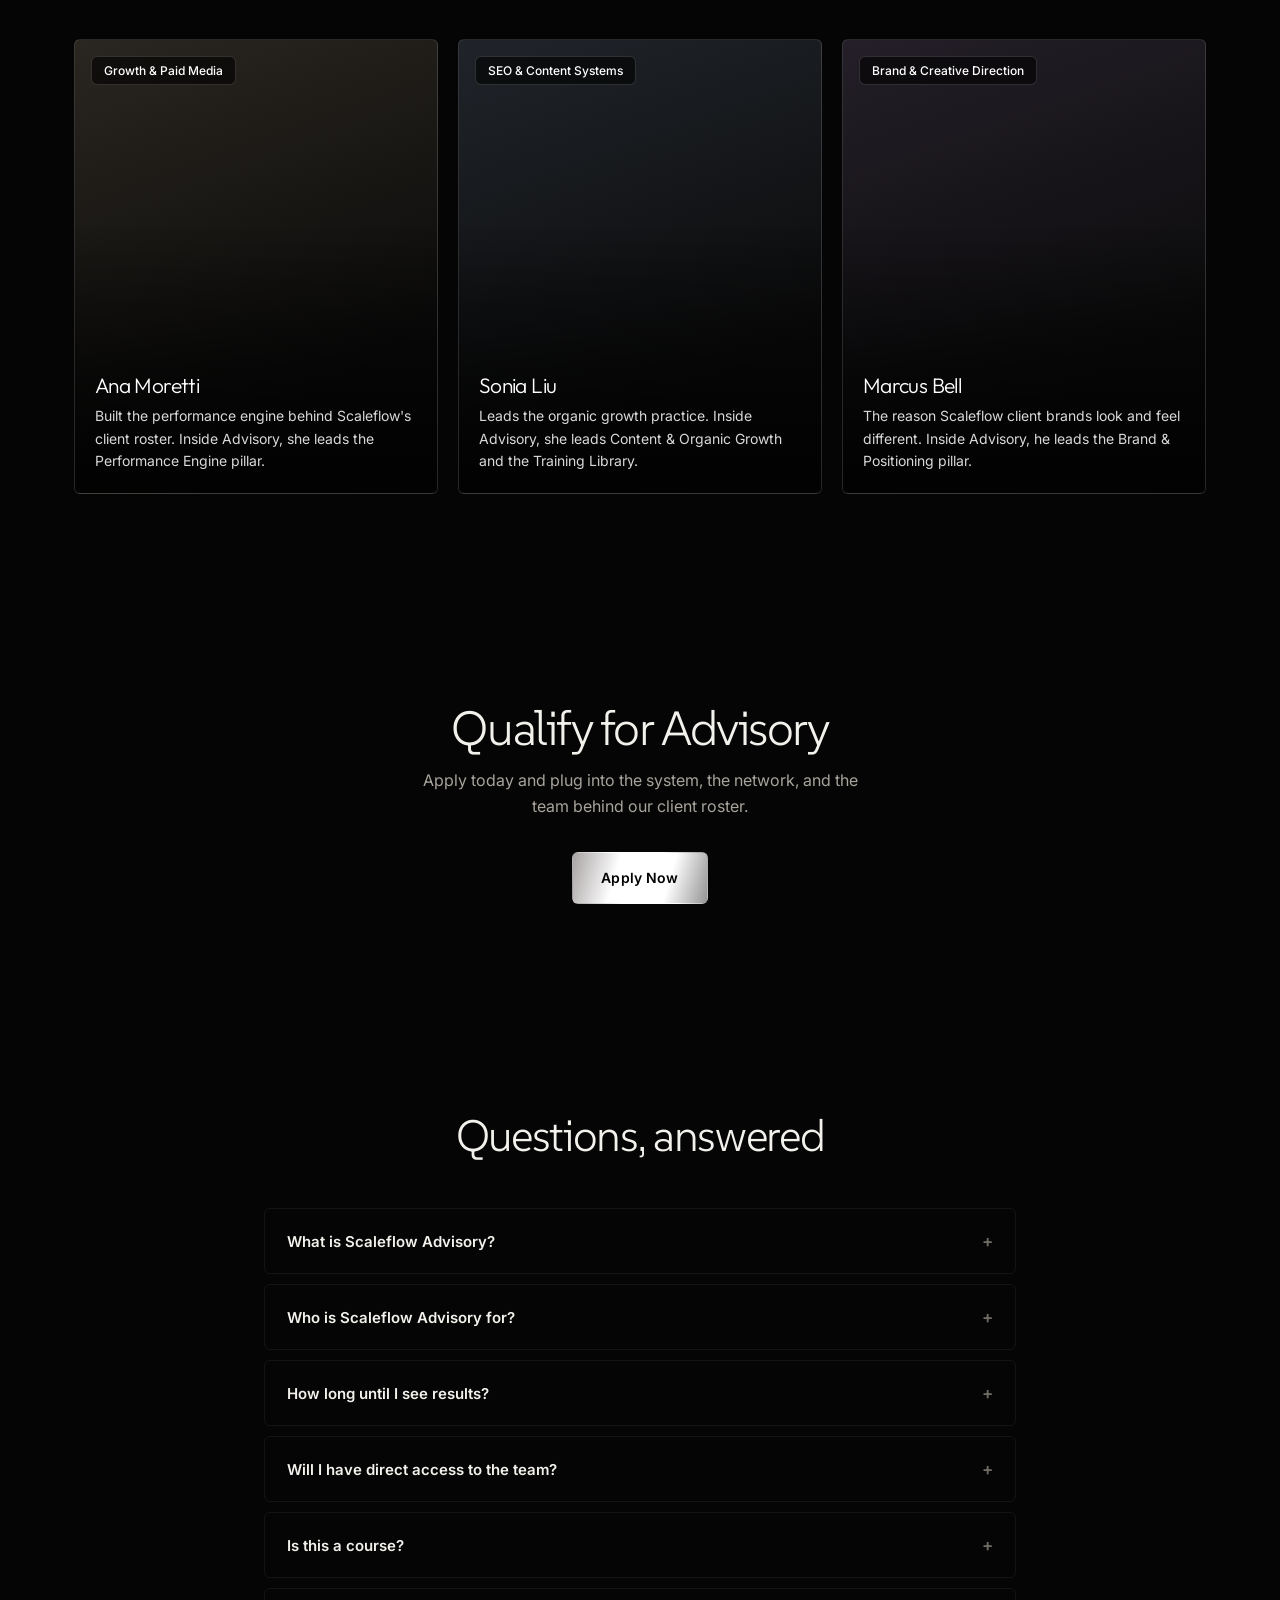
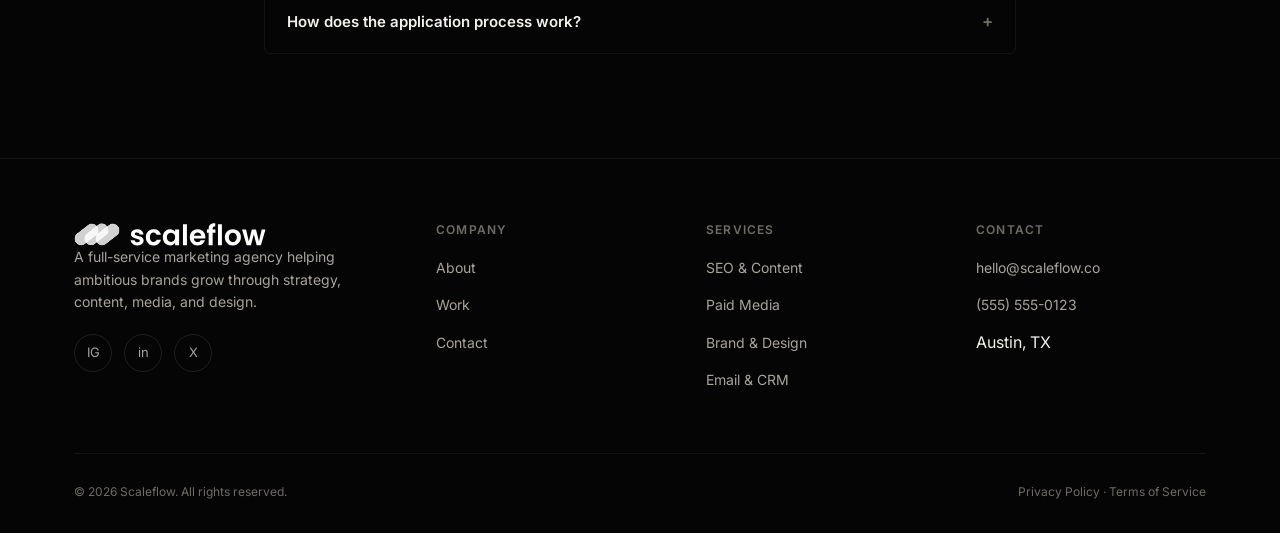
<file: advisory.html>
<!DOCTYPE html>
<html lang="en">
<head>
  <meta charset="UTF-8" />
  <meta name="viewport" content="width=device-width, initial-scale=1.0" />
  <title>Advisory — Scaleflow</title>
  <meta name="description" content="Scaleflow Advisory: the operating system, network, and senior team behind brands built to scale." />
  <link rel="icon" type="image/svg+xml" href="images/Scaleflow (1).svg" />
  <link rel="preconnect" href="https://fonts.googleapis.com" />
  <link rel="preconnect" href="https://fonts.gstatic.com" crossorigin />
  <link href="https://fonts.googleapis.com/css2?family=Inter:wght@400;500;600;700&family=Outfit:wght@300;400;500;600;700&family=SUSE:wght@300;400;500;600&family=Cinzel:wght@400;500;600&family=Caveat:wght@500;600;700&display=swap" rel="stylesheet" />
  <link rel="stylesheet" href="css/styles.css" />
</head>
<body>

  <header class="site-header">
    <nav class="nav">
      <a href="index.html" class="brand"><img src="images/Scaleflow (3)-cropped.svg" alt="Scaleflow" class="brand-logo" /></a>
      <ul class="nav-links">
        <li><a href="index.html">Home</a></li>
        <li><a href="advisory.html">Advisory</a></li>
      </ul>
      <div class="nav-cta">
        <button class="nav-toggle" aria-label="Toggle menu" aria-expanded="false">
          <span></span><span></span><span></span>
        </button>
      </div>
    </nav>
  </header>

  <main>

    <!-- Hero -->
    <section class="real-hero">
      <img class="world-dots" src="images/world-dots.svg" alt="" aria-hidden="true" />
      <div class="container">
        <h1>The growth operating system for brands built to scale.</h1>
        <p>Plug into the systems, network, and senior team that take brands past every growth ceiling.</p>
        <div class="hero-btn-row">
          <a href="contact.html" class="btn btn-primary">Apply Now</a>
          <a href="#pillars" class="btn btn-ghost">Read More</a>
        </div>
      </div>
    </section>

    <!-- The 4 Pillars -->
    <section id="pillars">
      <div class="container">
        <h2 style="text-align:center; font-size: clamp(30px, 4.4vw, 44px);">The 4 Pillars</h2>
        <p style="text-align:center; max-width:640px; margin:16px auto 0;">Every engagement is built on the four pillars that make a brand scalable, durable, and valuable.</p>
        <div class="blueprint-grid" style="margin-top:56px;">
          <div class="blueprint-card">
            <div class="blueprint-media" style="--blueprint-tone:#242017;"></div>
            <h3>The Performance Engine</h3>
            <p>Running: seven-figure ad budgets across our client roster. Yours: campaign templates, creative frameworks, scaling playbooks, and performance dashboards.</p>
          </div>
          <div class="blueprint-card">
            <div class="blueprint-media" style="--blueprint-tone:#172024;"></div>
            <h3>Brand &amp; Positioning</h3>
            <p>Trust, differentiation, and creative systems. The real moat behind every category-leading brand.</p>
          </div>
          <div class="blueprint-card">
            <div class="blueprint-media" style="--blueprint-tone:#201724;"></div>
            <h3>Content &amp; Organic Growth</h3>
            <p>SEO, social, and email systems that compound long after a campaign ends — not one-off deliverables.</p>
          </div>
          <div class="blueprint-card">
            <div class="blueprint-media" style="--blueprint-tone:#17241a;"></div>
            <h3>Reporting &amp; Systems</h3>
            <p>Dashboards, attribution, and playbooks that hold together as you scale past every ceiling.</p>
          </div>
        </div>
      </div>
    </section>

    <!-- Inside Scaleflow Advisory -->
    <section>
      <div class="container">
        <h2 style="text-align:center; font-size: clamp(30px, 4.4vw, 44px);">Inside Scaleflow Advisory</h2>
        <p style="text-align:center; max-width:640px; margin:16px auto 0;">Everything a modern brand founder needs to scale, under one operating system.</p>
        <div class="inside-grid" style="margin-top:56px;">
          <div class="inside-card" style="--inside-tone:#202020;">
            <div class="inside-text">
              <h3>The Playbook</h3>
              <p>Every framework, template, and SOP across all four pillars. Delivered day one.</p>
            </div>
          </div>
          <div class="inside-card" style="--inside-tone:#171f24;">
            <div class="inside-text">
              <h3>Weekly Strategy Calls</h3>
              <p>Execution-focused. You bring the problem, you leave with the answer.</p>
            </div>
          </div>
          <div class="inside-card" style="--inside-tone:#1f1724;">
            <div class="inside-text">
              <h3>Training Library</h3>
              <p>The exact strategies running inside our client accounts right now. Watch, deploy, repeat.</p>
            </div>
          </div>
          <div class="inside-card" style="--inside-tone:#17241d;">
            <div class="inside-text">
              <h3>The Network</h3>
              <p>Curated operators only. Every brand inside is building something real.</p>
            </div>
          </div>
          <div class="inside-card" style="--inside-tone:#241c17;">
            <div class="inside-text">
              <h3>Quarterly Intensives</h3>
              <p>Handpicked founders, direct access to our senior team, in person.</p>
            </div>
          </div>
          <div class="inside-card" style="--inside-tone:#1a1a1a;">
            <div class="inside-text">
              <h3>Vetted Partner Network</h3>
              <p>Tools, platforms, and specialists we use across our own client roster — all vetted by Scaleflow.</p>
            </div>
          </div>
        </div>
      </div>
    </section>

    <!-- Recognition -->
    <section>
      <div class="container">
        <h2 style="text-align:center; font-size: clamp(30px, 4.4vw, 44px);">We advise on how to build brands that last</h2>
        <p style="text-align:center; max-width:640px; margin:16px auto 0;">A history of wins, recognition, and milestones built for the brands we work with.</p>
      </div>
      <div class="accolade-strip" style="margin-top:56px;">
        <div class="accolade-track">
          <div class="accolade-card" style="--accolade-tone:#2a2416;">
            <div class="accolade-card-inner">
              <div class="accolade-card-head"><div class="mark">★</div><h4>Clutch Top Agency 2025</h4></div>
              <p>Named a top-rated performance marketing agency for mid-market DTC and SaaS brands.</p>
            </div>
          </div>
          <div class="accolade-card" style="--accolade-tone:#16232a;">
            <div class="accolade-card-inner">
              <div class="accolade-card-head"><div class="mark">↑</div><h4>Northwind Outdoor</h4></div>
              <p>Took a regional gear brand to national retail shelves in under a year through paid social.</p>
            </div>
          </div>
          <div class="accolade-card" style="--accolade-tone:#241626;">
            <div class="accolade-card-inner">
              <div class="accolade-card-head"><div class="mark">◆</div><h4>Coastal &amp; Co. Rebrand</h4></div>
              <p>A full identity relaunch that lifted site conversion 211% ahead of a national retail expansion.</p>
            </div>
          </div>
          <div class="accolade-card" style="--accolade-tone:#162a1e;">
            <div class="accolade-card-inner">
              <div class="accolade-card-head"><div class="mark">✦</div><h4>Vertex Labs SEO</h4></div>
              <p>Rebuilt organic pipeline for a B2B SaaS platform, nearly tripling qualified traffic in six months.</p>
            </div>
          </div>
          <div class="accolade-card" style="--accolade-tone:#2a1e16;">
            <div class="accolade-card-inner">
              <div class="accolade-card-head"><div class="mark">◐</div><h4>Meta Agency Partner</h4></div>
              <p>Recognized as a certified partner for performance creative and media buying at scale.</p>
            </div>
          </div>
          <div class="accolade-card" style="--accolade-tone:#1e1e2a;">
            <div class="accolade-card-inner">
              <div class="accolade-card-head"><div class="mark">⬡</div><h4>Brightfield Goods</h4></div>
              <p>Made email the top revenue channel with lifecycle flows and segmentation that stuck.</p>
            </div>
          </div>
          <div class="accolade-card" style="--accolade-tone:#2a2416;">
            <div class="accolade-card-inner">
              <div class="accolade-card-head"><div class="mark">★</div><h4>Clutch Top Agency 2025</h4></div>
              <p>Named a top-rated performance marketing agency for mid-market DTC and SaaS brands.</p>
            </div>
          </div>
          <div class="accolade-card" style="--accolade-tone:#16232a;">
            <div class="accolade-card-inner">
              <div class="accolade-card-head"><div class="mark">↑</div><h4>Northwind Outdoor</h4></div>
              <p>Took a regional gear brand to national retail shelves in under a year through paid social.</p>
            </div>
          </div>
        </div>
      </div>
    </section>

    <!-- The team joining yours -->
    <section>
      <div class="container">
        <h2 style="text-align:center; font-size: clamp(30px, 4.4vw, 44px);">The team joining yours</h2>
        <div class="founders-intro">
          <p>Three operators, each running a function across our client roster. You don't hire freelancers. You borrow a team.</p>
        </div>
        <div class="founder-grid">
          <div class="founder-card" style="--founder-tone:#2a2620;">
            <span class="founder-role">Growth &amp; Paid Media</span>
            <div class="founder-text">
              <h3>Ana Moretti</h3>
              <p>Built the performance engine behind Scaleflow's client roster. Inside Advisory, she leads the Performance Engine pillar.</p>
            </div>
          </div>
          <div class="founder-card" style="--founder-tone:#20242a;">
            <span class="founder-role">SEO &amp; Content Systems</span>
            <div class="founder-text">
              <h3>Sonia Liu</h3>
              <p>Leads the organic growth practice. Inside Advisory, she leads Content &amp; Organic Growth and the Training Library.</p>
            </div>
          </div>
          <div class="founder-card" style="--founder-tone:#241f28;">
            <span class="founder-role">Brand &amp; Creative Direction</span>
            <div class="founder-text">
              <h3>Marcus Bell</h3>
              <p>The reason Scaleflow client brands look and feel different. Inside Advisory, he leads the Brand &amp; Positioning pillar.</p>
            </div>
          </div>
        </div>
      </div>
    </section>

    <!-- Qualify CTA -->
    <section>
      <div class="exclusive-cta">
        <h2>Qualify for Advisory</h2>
        <p>Apply today and plug into the system, the network, and the team behind our client roster.</p>
        <a href="contact.html" class="btn btn-primary">Apply Now</a>
      </div>
    </section>

    <!-- FAQ -->
    <section>
      <div class="container" style="max-width: 800px;">
        <h2 style="text-align:center; font-size: clamp(30px, 4.4vw, 44px);">Questions, answered</h2>
        <div class="faq-list" style="margin-top:48px;">
          <div class="faq-item">
            <button class="faq-question">
              What is Scaleflow Advisory?
              <span class="faq-icon">+</span>
            </button>
            <div class="faq-answer">
              <p>Scaleflow Advisory is the front layer of Scaleflow — the same systems, frameworks, and playbooks we run inside our own client accounts, packaged so you can install them directly into your team.</p>
            </div>
          </div>
          <div class="faq-item">
            <button class="faq-question">
              Who is Scaleflow Advisory for?
              <span class="faq-icon">+</span>
            </button>
            <div class="faq-answer">
              <p>Brand operators who already have revenue and traction but need the systems and access to scale without everything depending on them personally. If you're pre-revenue, we'd recommend our free content and coming back once you've hit meaningful traction.</p>
            </div>
          </div>
          <div class="faq-item">
            <button class="faq-question">
              How long until I see results?
              <span class="faq-icon">+</span>
            </button>
            <div class="faq-answer">
              <p>Most operators see meaningful impact within the first 30 to 60 days. We're not starting from zero with you — you already have the brand and the revenue, we give you the infrastructure to compound it.</p>
            </div>
          </div>
          <div class="faq-item">
            <button class="faq-question">
              Will I have direct access to the team?
              <span class="faq-icon">+</span>
            </button>
            <div class="faq-answer">
              <p>Yes. Ana, Sonia, and Marcus are active inside Advisory — leading weekly calls, reviewing strategy, and accessible through the community. These aren't outsourced mentors, they're the same team running our client roster.</p>
            </div>
          </div>
          <div class="faq-item">
            <button class="faq-question">
              Is this a course?
              <span class="faq-icon">+</span>
            </button>
            <div class="faq-answer">
              <p>No. Advisory is a deployable operating system delivered on day one, live strategy calls where you solve real problems in real time, and a vetted network of operators at your level — not passive content.</p>
            </div>
          </div>
          <div class="faq-item">
            <button class="faq-question">
              How does the application process work?
              <span class="faq-icon">+</span>
            </button>
            <div class="faq-answer">
              <p>You fill out a short application. We review every submission within 48 hours. If your brand qualifies, you'll be invited to a call with our team to confirm fit before onboarding.</p>
            </div>
          </div>
        </div>
      </div>
    </section>

  </main>

  <footer class="site-footer">
    <div class="container">
      <div class="footer-grid">
        <div class="footer-col footer-brand">
          <a href="index.html" class="brand"><img src="images/Scaleflow (3)-cropped.svg" alt="Scaleflow" class="brand-logo" /></a>
          <p>A full-service marketing agency helping ambitious brands grow through strategy, content, media, and design.</p>
          <div class="footer-social">
            <a href="#" aria-label="Instagram">IG</a>
            <a href="#" aria-label="LinkedIn">in</a>
            <a href="#" aria-label="X / Twitter">X</a>
          </div>
        </div>
        <div class="footer-col">
          <h4>Company</h4>
          <ul>
            <li><a href="about.html">About</a></li>
            <li><a href="work.html">Work</a></li>
            <li><a href="contact.html">Contact</a></li>
          </ul>
        </div>
        <div class="footer-col">
          <h4>Services</h4>
          <ul>
            <li><a href="services.html#seo">SEO &amp; Content</a></li>
            <li><a href="services.html#paid">Paid Media</a></li>
            <li><a href="services.html#brand">Brand &amp; Design</a></li>
            <li><a href="services.html#email">Email &amp; CRM</a></li>
          </ul>
        </div>
        <div class="footer-col">
          <h4>Contact</h4>
          <ul>
            <li><a href="mailto:hello@scaleflow.co">hello@scaleflow.co</a></li>
            <li><a href="tel:+15555550123">(555) 555-0123</a></li>
            <li>Austin, TX</li>
          </ul>
        </div>
      </div>
      <div class="footer-bottom">
        <span>© <span id="year"></span> Scaleflow. All rights reserved.</span>
        <span>Privacy Policy · Terms of Service</span>
      </div>
    </div>
  </footer>  <script src="js/main.js"></script>
</body>
</html>
</file>
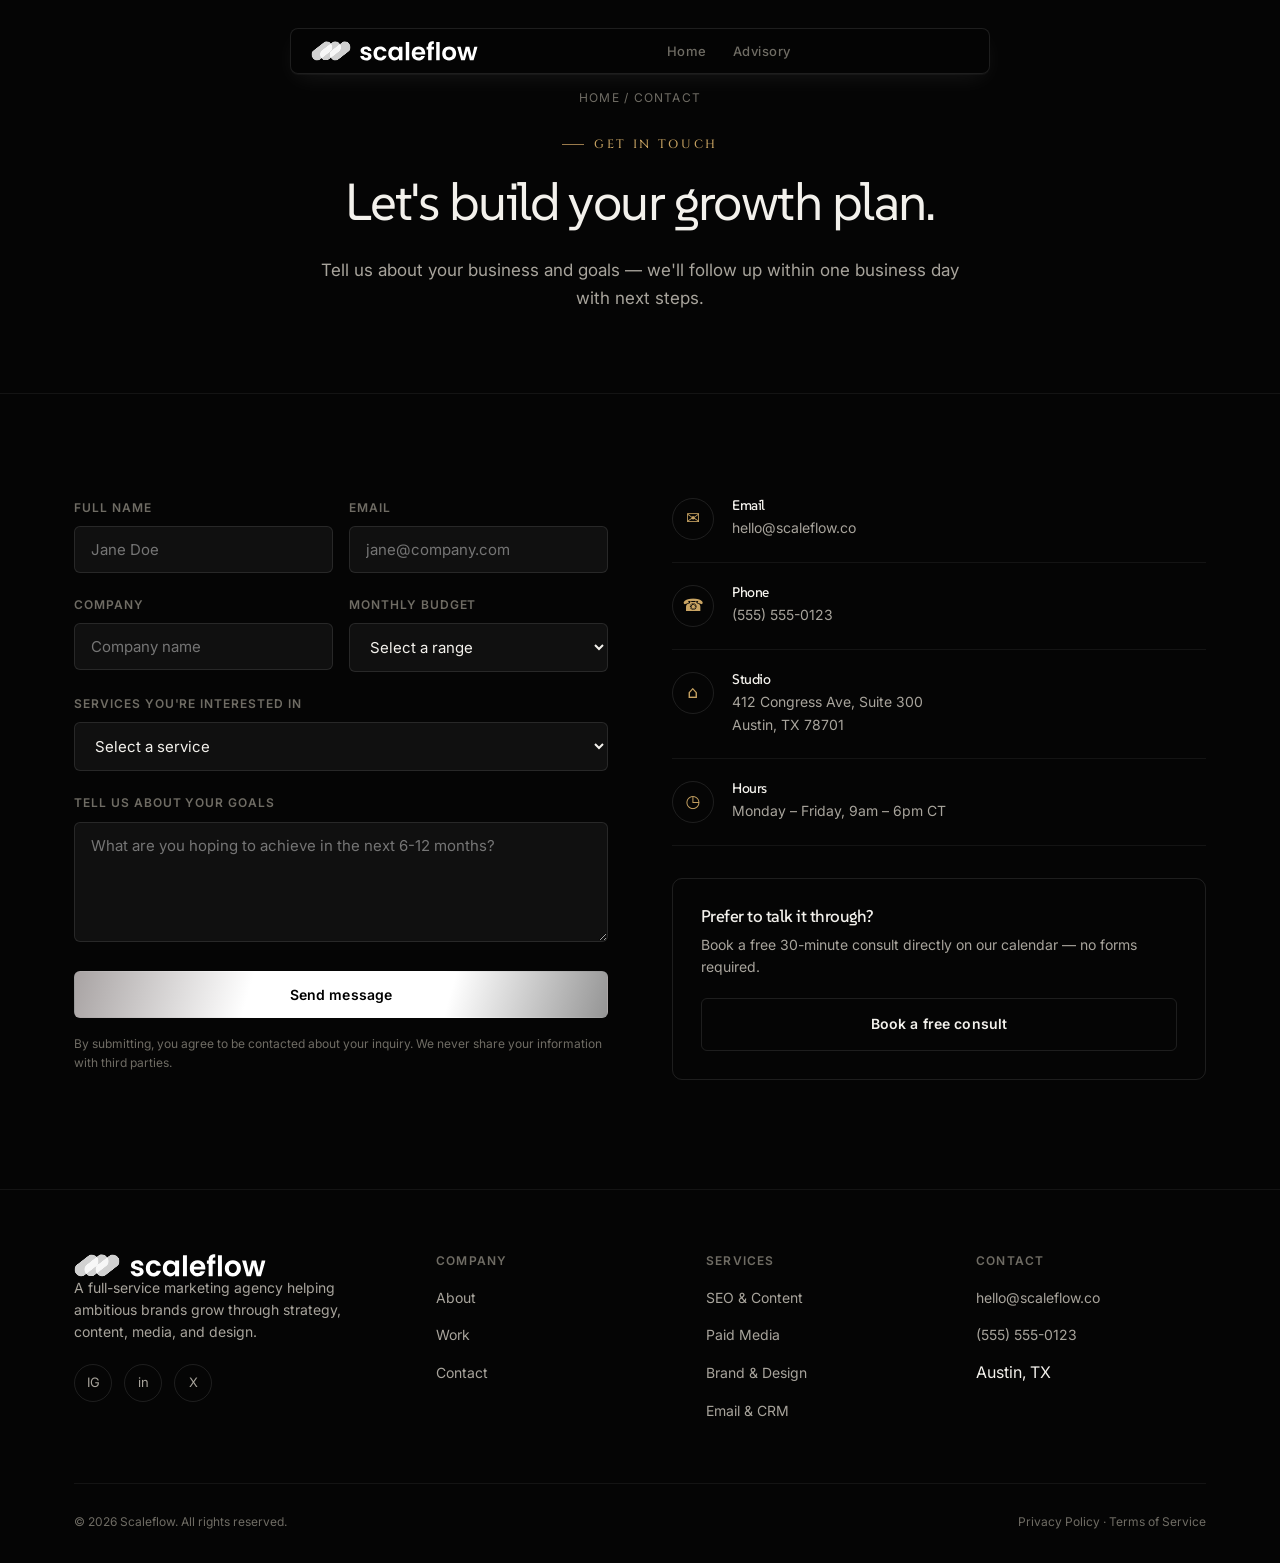
<file: contact.html>
<!DOCTYPE html>
<html lang="en">
<head>
  <meta charset="UTF-8" />
  <meta name="viewport" content="width=device-width, initial-scale=1.0" />
  <title>Contact — Scaleflow</title>
  <meta name="description" content="Get in touch with Scaleflow to book a free marketing consult." />
  <link rel="icon" type="image/svg+xml" href="images/Scaleflow (1).svg" />
  <link rel="preconnect" href="https://fonts.googleapis.com" />
  <link rel="preconnect" href="https://fonts.gstatic.com" crossorigin />
  <link href="https://fonts.googleapis.com/css2?family=Inter:wght@400;500;600;700&family=Outfit:wght@300;400;500;600;700&family=SUSE:wght@300;400;500;600&family=Cinzel:wght@400;500;600&family=Caveat:wght@500;600;700&display=swap" rel="stylesheet" />
  <link rel="stylesheet" href="css/styles.css" />
</head>
<body>

  <header class="site-header">
    <nav class="nav">
      <a href="index.html" class="brand"><img src="images/Scaleflow (3)-cropped.svg" alt="Scaleflow" class="brand-logo" /></a>
      <ul class="nav-links">
        <li><a href="index.html">Home</a></li>
        <li><a href="advisory.html">Advisory</a></li>
      </ul>
      <div class="nav-cta">
        <button class="nav-toggle" aria-label="Toggle menu" aria-expanded="false">
          <span></span><span></span><span></span>
        </button>
      </div>
    </nav>
  </header>

  <main>

    <section class="page-hero">
      <div class="container">
        <div class="breadcrumb"><a href="index.html">Home</a> / Contact</div>
        <div class="eyebrow">Get in touch</div>
        <h1>Let's build your growth plan.</h1>
        <p>Tell us about your business and goals — we'll follow up within one business day with next steps.</p>
      </div>
    </section>

    <section>
      <div class="container contact-grid">

        <div class="reveal">
          <form id="contact-form" novalidate>
            <div class="form-row">
              <div class="form-field">
                <label for="name">Full name</label>
                <input type="text" id="name" name="name" placeholder="Jane Doe" required />
              </div>
              <div class="form-field">
                <label for="email">Email</label>
                <input type="email" id="email" name="email" placeholder="jane@company.com" required />
              </div>
            </div>
            <div class="form-row">
              <div class="form-field">
                <label for="company">Company</label>
                <input type="text" id="company" name="company" placeholder="Company name" />
              </div>
              <div class="form-field">
                <label for="budget">Monthly budget</label>
                <select id="budget" name="budget">
                  <option value="">Select a range</option>
                  <option value="under-2500">Under $2,500</option>
                  <option value="2500-6000">$2,500 – $6,000</option>
                  <option value="6000-15000">$6,000 – $15,000</option>
                  <option value="15000+">$15,000+</option>
                </select>
              </div>
            </div>
            <div class="form-field">
              <label for="services">Services you're interested in</label>
              <select id="services" name="services">
                <option value="">Select a service</option>
                <option value="seo">SEO &amp; Content</option>
                <option value="paid">Paid Media</option>
                <option value="brand">Brand &amp; Design</option>
                <option value="social">Social Media</option>
                <option value="email">Email &amp; CRM</option>
                <option value="analytics">Analytics &amp; CRO</option>
                <option value="full-service">Full-service / not sure yet</option>
              </select>
            </div>
            <div class="form-field">
              <label for="message">Tell us about your goals</label>
              <textarea id="message" name="message" placeholder="What are you hoping to achieve in the next 6-12 months?" required></textarea>
            </div>
            <button type="submit" class="btn btn-primary btn-block">Send message</button>
            <p class="form-note">By submitting, you agree to be contacted about your inquiry. We never share your information with third parties.</p>
          </form>

          <div id="form-success" class="form-success">
            <div class="icon">✓</div>
            <h3>Thanks — message received.</h3>
            <p>We'll follow up within one business day. In the meantime, feel free to browse our <a href="work.html" style="color: var(--color-text); border-bottom: 1px solid var(--color-border);">recent case studies</a>.</p>
          </div>
        </div>

        <div class="reveal">
          <div class="contact-info-item">
            <div class="card-icon">✉</div>
            <div>
              <h4>Email</h4>
              <p><a href="mailto:hello@scaleflow.co">hello@scaleflow.co</a></p>
            </div>
          </div>
          <div class="contact-info-item">
            <div class="card-icon">☎</div>
            <div>
              <h4>Phone</h4>
              <p><a href="tel:+15555550123">(555) 555-0123</a></p>
            </div>
          </div>
          <div class="contact-info-item">
            <div class="card-icon">⌂</div>
            <div>
              <h4>Studio</h4>
              <p>412 Congress Ave, Suite 300<br />Austin, TX 78701</p>
            </div>
          </div>
          <div class="contact-info-item">
            <div class="card-icon">◷</div>
            <div>
              <h4>Hours</h4>
              <p>Monday – Friday, 9am – 6pm CT</p>
            </div>
          </div>

          <div style="margin-top: 32px; border: 1px solid var(--color-border); border-radius: var(--radius-md); padding: 28px;">
            <h3 style="margin-bottom: 8px; font-size: 17px; font-weight: 500;">Prefer to talk it through?</h3>
            <p style="font-size: 14px; margin-bottom: 20px;">Book a free 30-minute consult directly on our calendar — no forms required.</p>
            <a href="mailto:hello@scaleflow.co?subject=Free%20Consult%20Request" class="btn btn-ghost btn-block">Book a free consult</a>
          </div>
        </div>

      </div>
    </section>

  </main>

  <footer class="site-footer">
    <div class="container">
      <div class="footer-grid">
        <div class="footer-col footer-brand">
          <a href="index.html" class="brand"><img src="images/Scaleflow (3)-cropped.svg" alt="Scaleflow" class="brand-logo" /></a>
          <p>A full-service marketing agency helping ambitious brands grow through strategy, content, media, and design.</p>
          <div class="footer-social">
            <a href="#" aria-label="Instagram">IG</a>
            <a href="#" aria-label="LinkedIn">in</a>
            <a href="#" aria-label="X / Twitter">X</a>
          </div>
        </div>
        <div class="footer-col">
          <h4>Company</h4>
          <ul>
            <li><a href="about.html">About</a></li>
            <li><a href="work.html">Work</a></li>
            <li><a href="contact.html">Contact</a></li>
          </ul>
        </div>
        <div class="footer-col">
          <h4>Services</h4>
          <ul>
            <li><a href="services.html#seo">SEO &amp; Content</a></li>
            <li><a href="services.html#paid">Paid Media</a></li>
            <li><a href="services.html#brand">Brand &amp; Design</a></li>
            <li><a href="services.html#email">Email &amp; CRM</a></li>
          </ul>
        </div>
        <div class="footer-col">
          <h4>Contact</h4>
          <ul>
            <li><a href="mailto:hello@scaleflow.co">hello@scaleflow.co</a></li>
            <li><a href="tel:+15555550123">(555) 555-0123</a></li>
            <li>Austin, TX</li>
          </ul>
        </div>
      </div>
      <div class="footer-bottom">
        <span>© <span id="year"></span> Scaleflow. All rights reserved.</span>
        <span>Privacy Policy · Terms of Service</span>
      </div>
    </div>
  </footer>  <script src="js/main.js"></script>
</body>
</html>
</file>
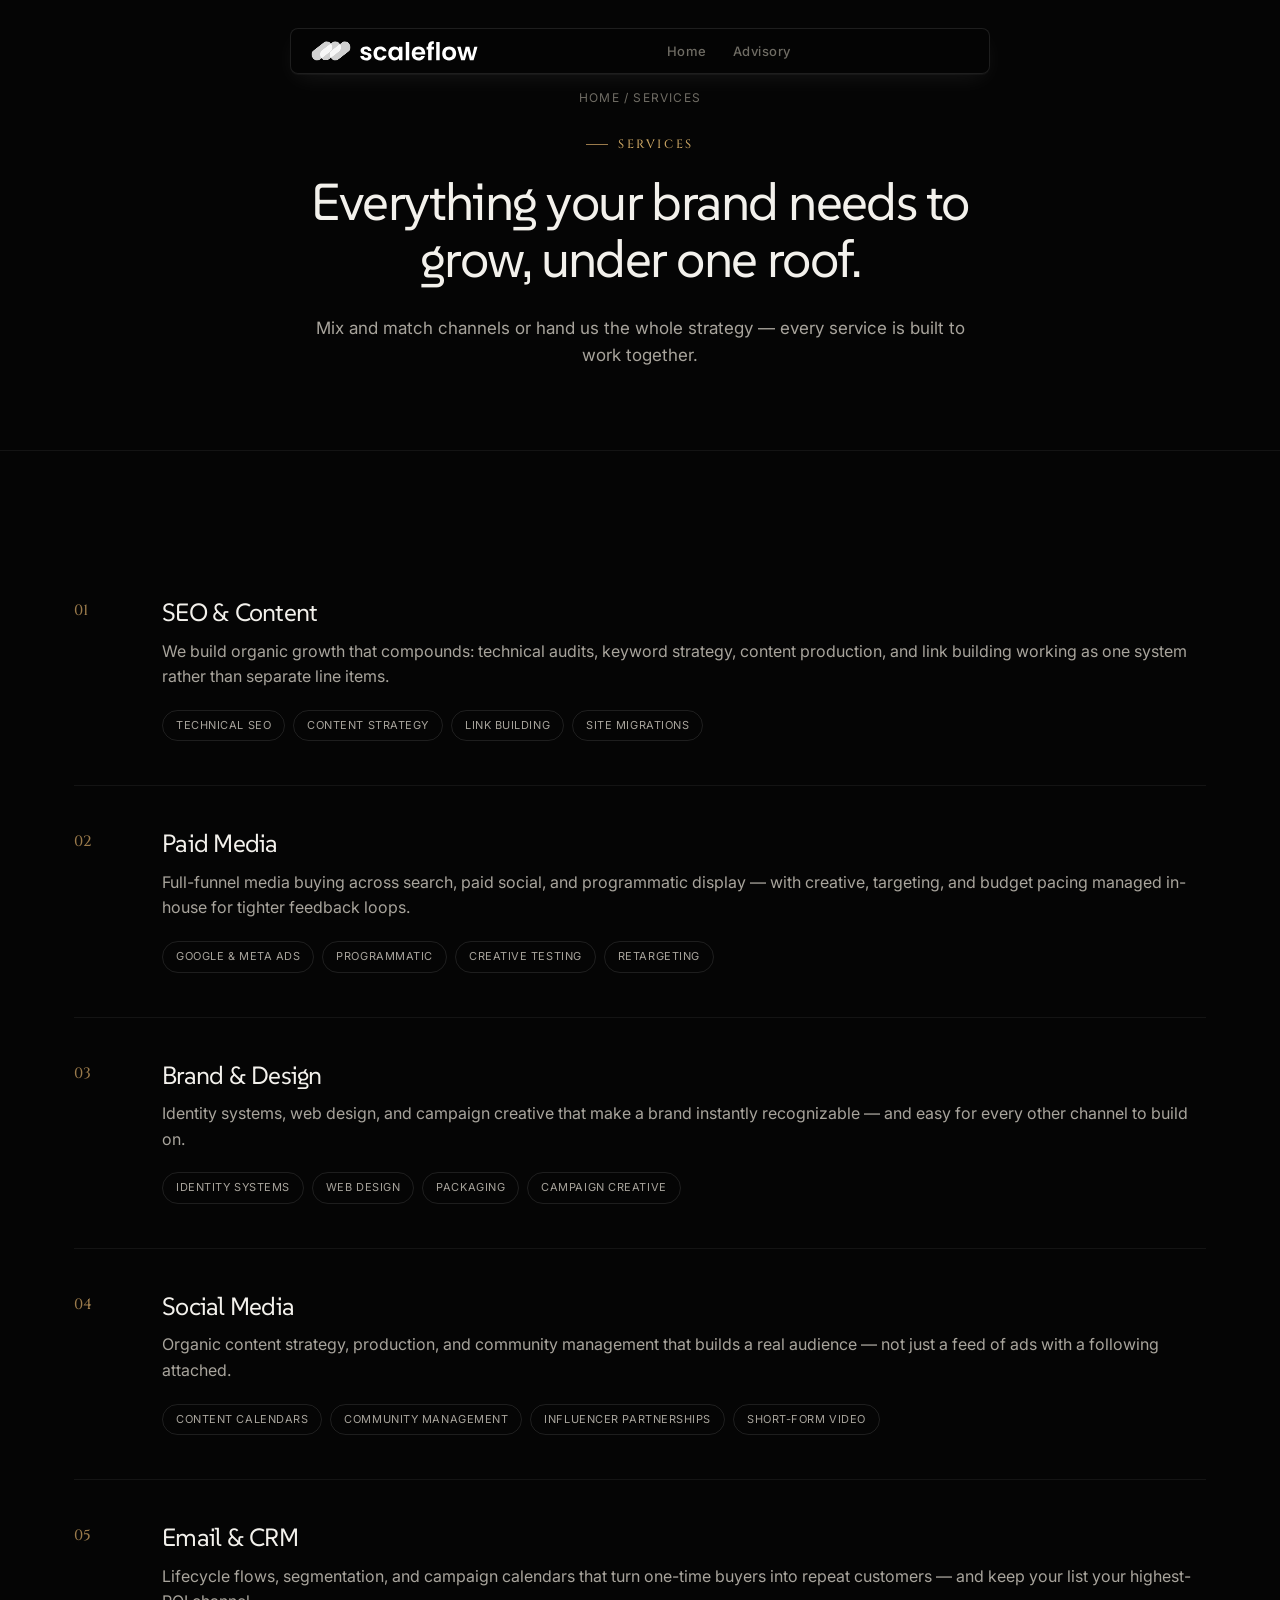
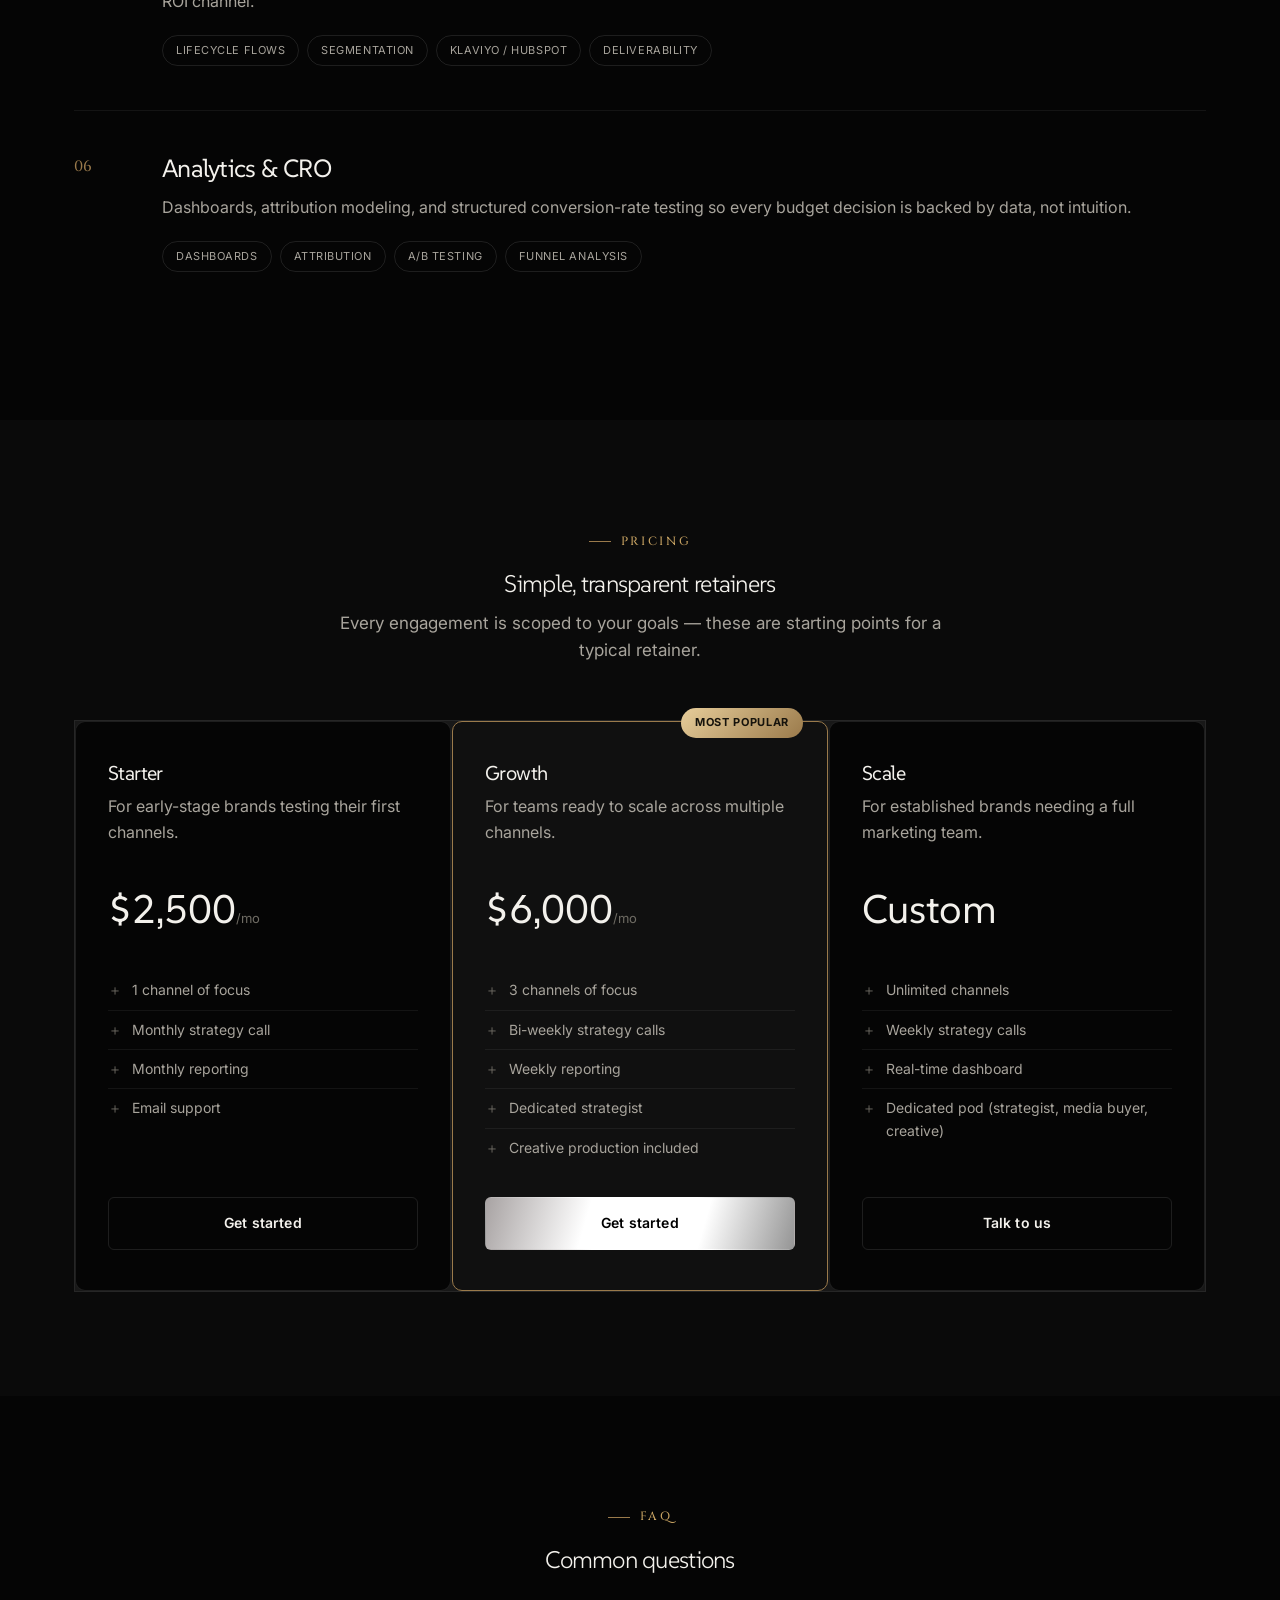
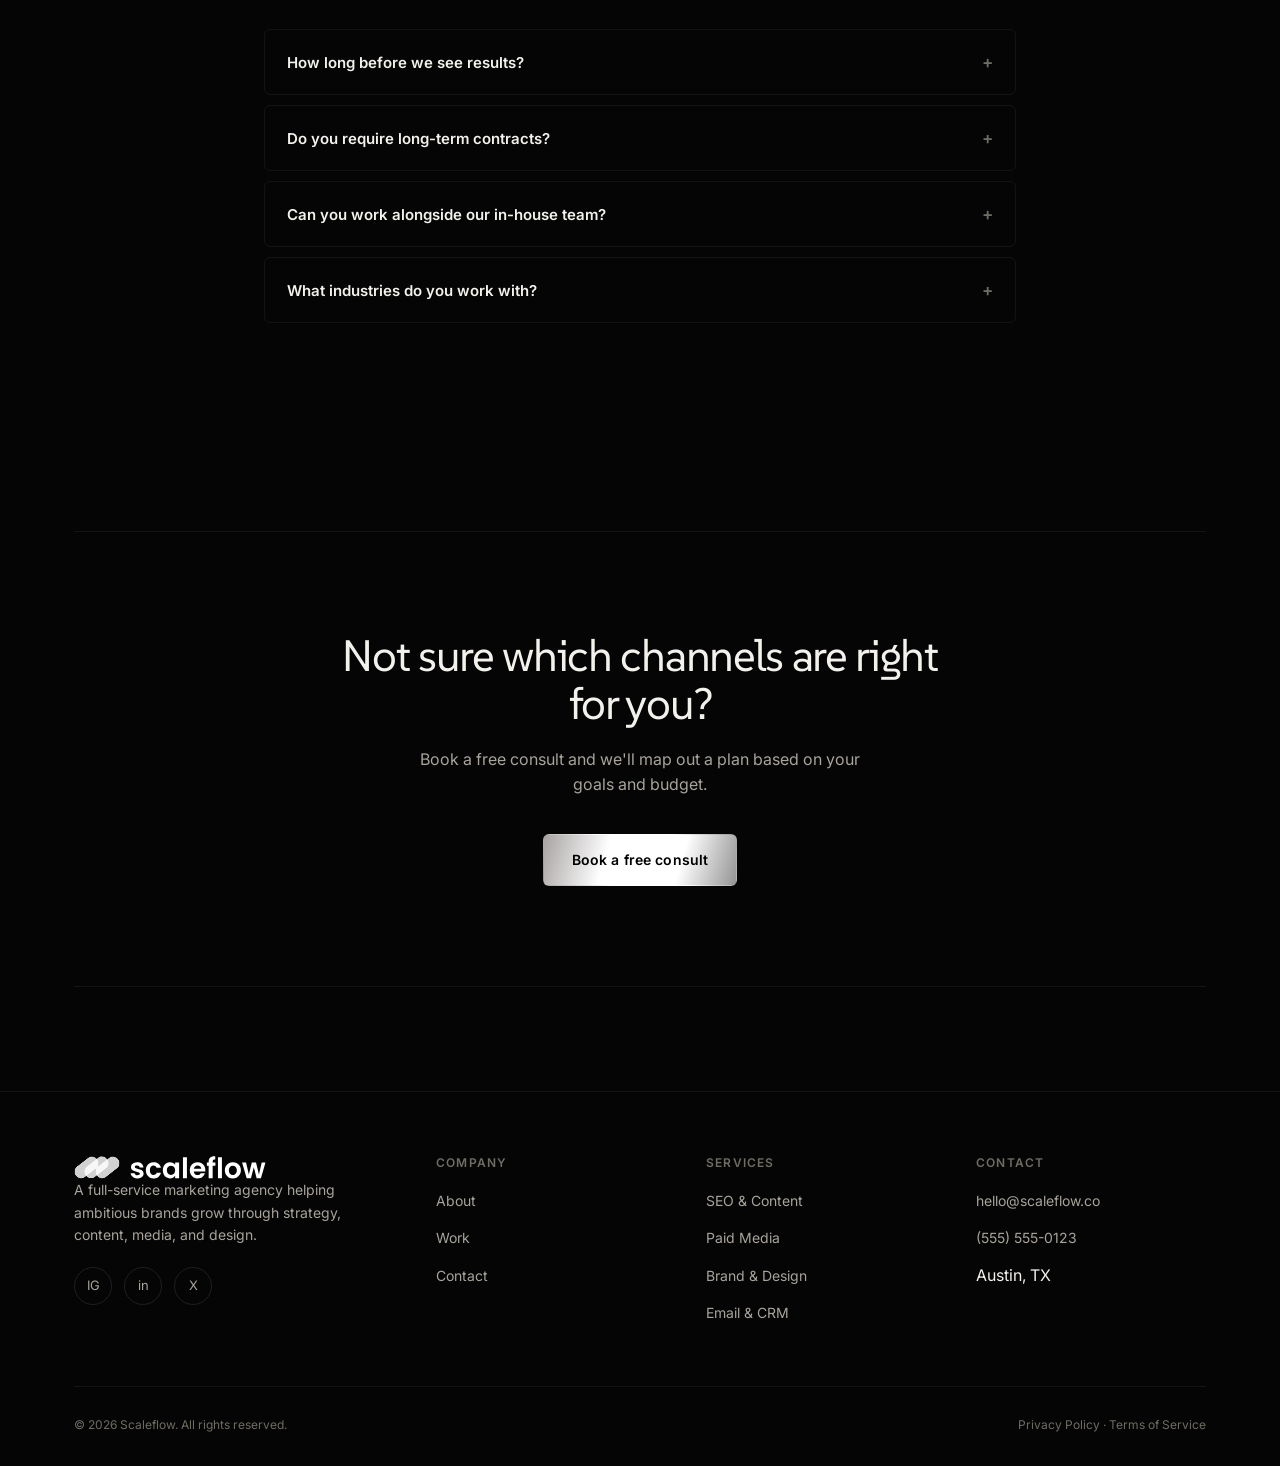
<file: services.html>
<!DOCTYPE html>
<html lang="en">
<head>
  <meta charset="UTF-8" />
  <meta name="viewport" content="width=device-width, initial-scale=1.0" />
  <title>Services — Scaleflow</title>
  <meta name="description" content="Explore Scaleflow's services: SEO, paid media, branding, social, email, and analytics." />
  <link rel="icon" type="image/svg+xml" href="images/Scaleflow (1).svg" />
  <link rel="preconnect" href="https://fonts.googleapis.com" />
  <link rel="preconnect" href="https://fonts.gstatic.com" crossorigin />
  <link href="https://fonts.googleapis.com/css2?family=Inter:wght@400;500;600;700&family=Outfit:wght@300;400;500;600;700&family=SUSE:wght@300;400;500;600&family=Cinzel:wght@400;500;600&family=Caveat:wght@500;600;700&display=swap" rel="stylesheet" />
  <link rel="stylesheet" href="css/styles.css" />
</head>
<body>

  <header class="site-header">
    <nav class="nav">
      <a href="index.html" class="brand"><img src="images/Scaleflow (3)-cropped.svg" alt="Scaleflow" class="brand-logo" /></a>
      <ul class="nav-links">
        <li><a href="index.html">Home</a></li>
        <li><a href="advisory.html">Advisory</a></li>
      </ul>
      <div class="nav-cta">
        <button class="nav-toggle" aria-label="Toggle menu" aria-expanded="false">
          <span></span><span></span><span></span>
        </button>
      </div>
    </nav>
  </header>

  <main>

    <section class="page-hero">
      <div class="container">
        <div class="breadcrumb"><a href="index.html">Home</a> / Services</div>
        <div class="eyebrow">Services</div>
        <h1>Everything your brand needs to grow, under one roof.</h1>
        <p>Mix and match channels or hand us the whole strategy — every service is built to work together.</p>
      </div>
    </section>

    <section>
      <div class="container">
        <div class="service-detail reveal" id="seo">
          <div class="num">01</div>
          <div>
            <h3>SEO &amp; Content</h3>
            <p>We build organic growth that compounds: technical audits, keyword strategy, content production, and link building working as one system rather than separate line items.</p>
            <div class="tags">
              <span>Technical SEO</span>
              <span>Content strategy</span>
              <span>Link building</span>
              <span>Site migrations</span>
            </div>
          </div>
        </div>

        <div class="service-detail reveal" id="paid">
          <div class="num">02</div>
          <div>
            <h3>Paid Media</h3>
            <p>Full-funnel media buying across search, paid social, and programmatic display — with creative, targeting, and budget pacing managed in-house for tighter feedback loops.</p>
            <div class="tags">
              <span>Google &amp; Meta Ads</span>
              <span>Programmatic</span>
              <span>Creative testing</span>
              <span>Retargeting</span>
            </div>
          </div>
        </div>

        <div class="service-detail reveal" id="brand">
          <div class="num">03</div>
          <div>
            <h3>Brand &amp; Design</h3>
            <p>Identity systems, web design, and campaign creative that make a brand instantly recognizable — and easy for every other channel to build on.</p>
            <div class="tags">
              <span>Identity systems</span>
              <span>Web design</span>
              <span>Packaging</span>
              <span>Campaign creative</span>
            </div>
          </div>
        </div>

        <div class="service-detail reveal" id="social">
          <div class="num">04</div>
          <div>
            <h3>Social Media</h3>
            <p>Organic content strategy, production, and community management that builds a real audience — not just a feed of ads with a following attached.</p>
            <div class="tags">
              <span>Content calendars</span>
              <span>Community management</span>
              <span>Influencer partnerships</span>
              <span>Short-form video</span>
            </div>
          </div>
        </div>

        <div class="service-detail reveal" id="email">
          <div class="num">05</div>
          <div>
            <h3>Email &amp; CRM</h3>
            <p>Lifecycle flows, segmentation, and campaign calendars that turn one-time buyers into repeat customers — and keep your list your highest-ROI channel.</p>
            <div class="tags">
              <span>Lifecycle flows</span>
              <span>Segmentation</span>
              <span>Klaviyo / HubSpot</span>
              <span>Deliverability</span>
            </div>
          </div>
        </div>

        <div class="service-detail reveal" id="analytics">
          <div class="num">06</div>
          <div>
            <h3>Analytics &amp; CRO</h3>
            <p>Dashboards, attribution modeling, and structured conversion-rate testing so every budget decision is backed by data, not intuition.</p>
            <div class="tags">
              <span>Dashboards</span>
              <span>Attribution</span>
              <span>A/B testing</span>
              <span>Funnel analysis</span>
            </div>
          </div>
        </div>
      </div>
    </section>

    <!-- Pricing -->
    <section style="background: var(--color-bg-alt);">
      <div class="container">
        <div class="section-head center">
          <div class="eyebrow" style="justify-content:center;">Pricing</div>
          <h2>Simple, transparent retainers</h2>
          <p>Every engagement is scoped to your goals — these are starting points for a typical retainer.</p>
        </div>
        <div class="grid grid-3">
          <div class="pricing-card reveal">
            <h3>Starter</h3>
            <p>For early-stage brands testing their first channels.</p>
            <div class="price">$2,500<span>/mo</span></div>
            <ul>
              <li>1 channel of focus</li>
              <li>Monthly strategy call</li>
              <li>Monthly reporting</li>
              <li>Email support</li>
            </ul>
            <a href="contact.html" class="btn btn-ghost btn-block">Get started</a>
          </div>
          <div class="pricing-card featured reveal">
            <div class="pricing-badge">Most popular</div>
            <h3>Growth</h3>
            <p>For teams ready to scale across multiple channels.</p>
            <div class="price">$6,000<span>/mo</span></div>
            <ul>
              <li>3 channels of focus</li>
              <li>Bi-weekly strategy calls</li>
              <li>Weekly reporting</li>
              <li>Dedicated strategist</li>
              <li>Creative production included</li>
            </ul>
            <a href="contact.html" class="btn btn-primary btn-block">Get started</a>
          </div>
          <div class="pricing-card reveal">
            <h3>Scale</h3>
            <p>For established brands needing a full marketing team.</p>
            <div class="price">Custom</div>
            <ul>
              <li>Unlimited channels</li>
              <li>Weekly strategy calls</li>
              <li>Real-time dashboard</li>
              <li>Dedicated pod (strategist, media buyer, creative)</li>
            </ul>
            <a href="contact.html" class="btn btn-ghost btn-block">Talk to us</a>
          </div>
        </div>
      </div>
    </section>

    <!-- FAQ -->
    <section>
      <div class="container" style="max-width: 800px;">
        <div class="section-head center">
          <div class="eyebrow" style="justify-content:center;">FAQ</div>
          <h2>Common questions</h2>
        </div>
        <div class="faq-list">
          <div class="faq-item">
            <button class="faq-question">
              How long before we see results?
              <span class="faq-icon">+</span>
            </button>
            <div class="faq-answer">
              <p>Paid media and email typically show measurable movement within 30 days. SEO and organic social are compounding channels — most clients see meaningful traction by month three, with results accelerating after.</p>
            </div>
          </div>
          <div class="faq-item">
            <button class="faq-question">
              Do you require long-term contracts?
              <span class="faq-icon">+</span>
            </button>
            <div class="faq-answer">
              <p>No. We ask for a 90-day minimum so channels have time to work, then move month-to-month. You can adjust scope or pause at any time after that.</p>
            </div>
          </div>
          <div class="faq-item">
            <button class="faq-question">
              Can you work alongside our in-house team?
              <span class="faq-icon">+</span>
            </button>
            <div class="faq-answer">
              <p>Yes — most of our clients have some in-house marketing. We typically plug into the channels or projects that need extra capacity or specialized expertise.</p>
            </div>
          </div>
          <div class="faq-item">
            <button class="faq-question">
              What industries do you work with?
              <span class="faq-icon">+</span>
            </button>
            <div class="faq-answer">
              <p>Primarily DTC and e-commerce, B2B SaaS, and retail/hospitality — but our process adapts to most industries with a clear customer journey and measurable funnel.</p>
            </div>
          </div>
        </div>
      </div>
    </section>

    <section>
      <div class="container">
        <div class="cta-band reveal">
          <h2>Not sure which channels are right for you?</h2>
          <p>Book a free consult and we'll map out a plan based on your goals and budget.</p>
          <div class="btn-row">
            <a href="contact.html" class="btn btn-primary">Book a free consult</a>
          </div>
        </div>
      </div>
    </section>

  </main>

  <footer class="site-footer">
    <div class="container">
      <div class="footer-grid">
        <div class="footer-col footer-brand">
          <a href="index.html" class="brand"><img src="images/Scaleflow (3)-cropped.svg" alt="Scaleflow" class="brand-logo" /></a>
          <p>A full-service marketing agency helping ambitious brands grow through strategy, content, media, and design.</p>
          <div class="footer-social">
            <a href="#" aria-label="Instagram">IG</a>
            <a href="#" aria-label="LinkedIn">in</a>
            <a href="#" aria-label="X / Twitter">X</a>
          </div>
        </div>
        <div class="footer-col">
          <h4>Company</h4>
          <ul>
            <li><a href="about.html">About</a></li>
            <li><a href="work.html">Work</a></li>
            <li><a href="contact.html">Contact</a></li>
          </ul>
        </div>
        <div class="footer-col">
          <h4>Services</h4>
          <ul>
            <li><a href="services.html#seo">SEO &amp; Content</a></li>
            <li><a href="services.html#paid">Paid Media</a></li>
            <li><a href="services.html#brand">Brand &amp; Design</a></li>
            <li><a href="services.html#email">Email &amp; CRM</a></li>
          </ul>
        </div>
        <div class="footer-col">
          <h4>Contact</h4>
          <ul>
            <li><a href="mailto:hello@scaleflow.co">hello@scaleflow.co</a></li>
            <li><a href="tel:+15555550123">(555) 555-0123</a></li>
            <li>Austin, TX</li>
          </ul>
        </div>
      </div>
      <div class="footer-bottom">
        <span>© <span id="year"></span> Scaleflow. All rights reserved.</span>
        <span>Privacy Policy · Terms of Service</span>
      </div>
    </div>
  </footer>  <script src="js/main.js"></script>
</body>
</html>
</file>
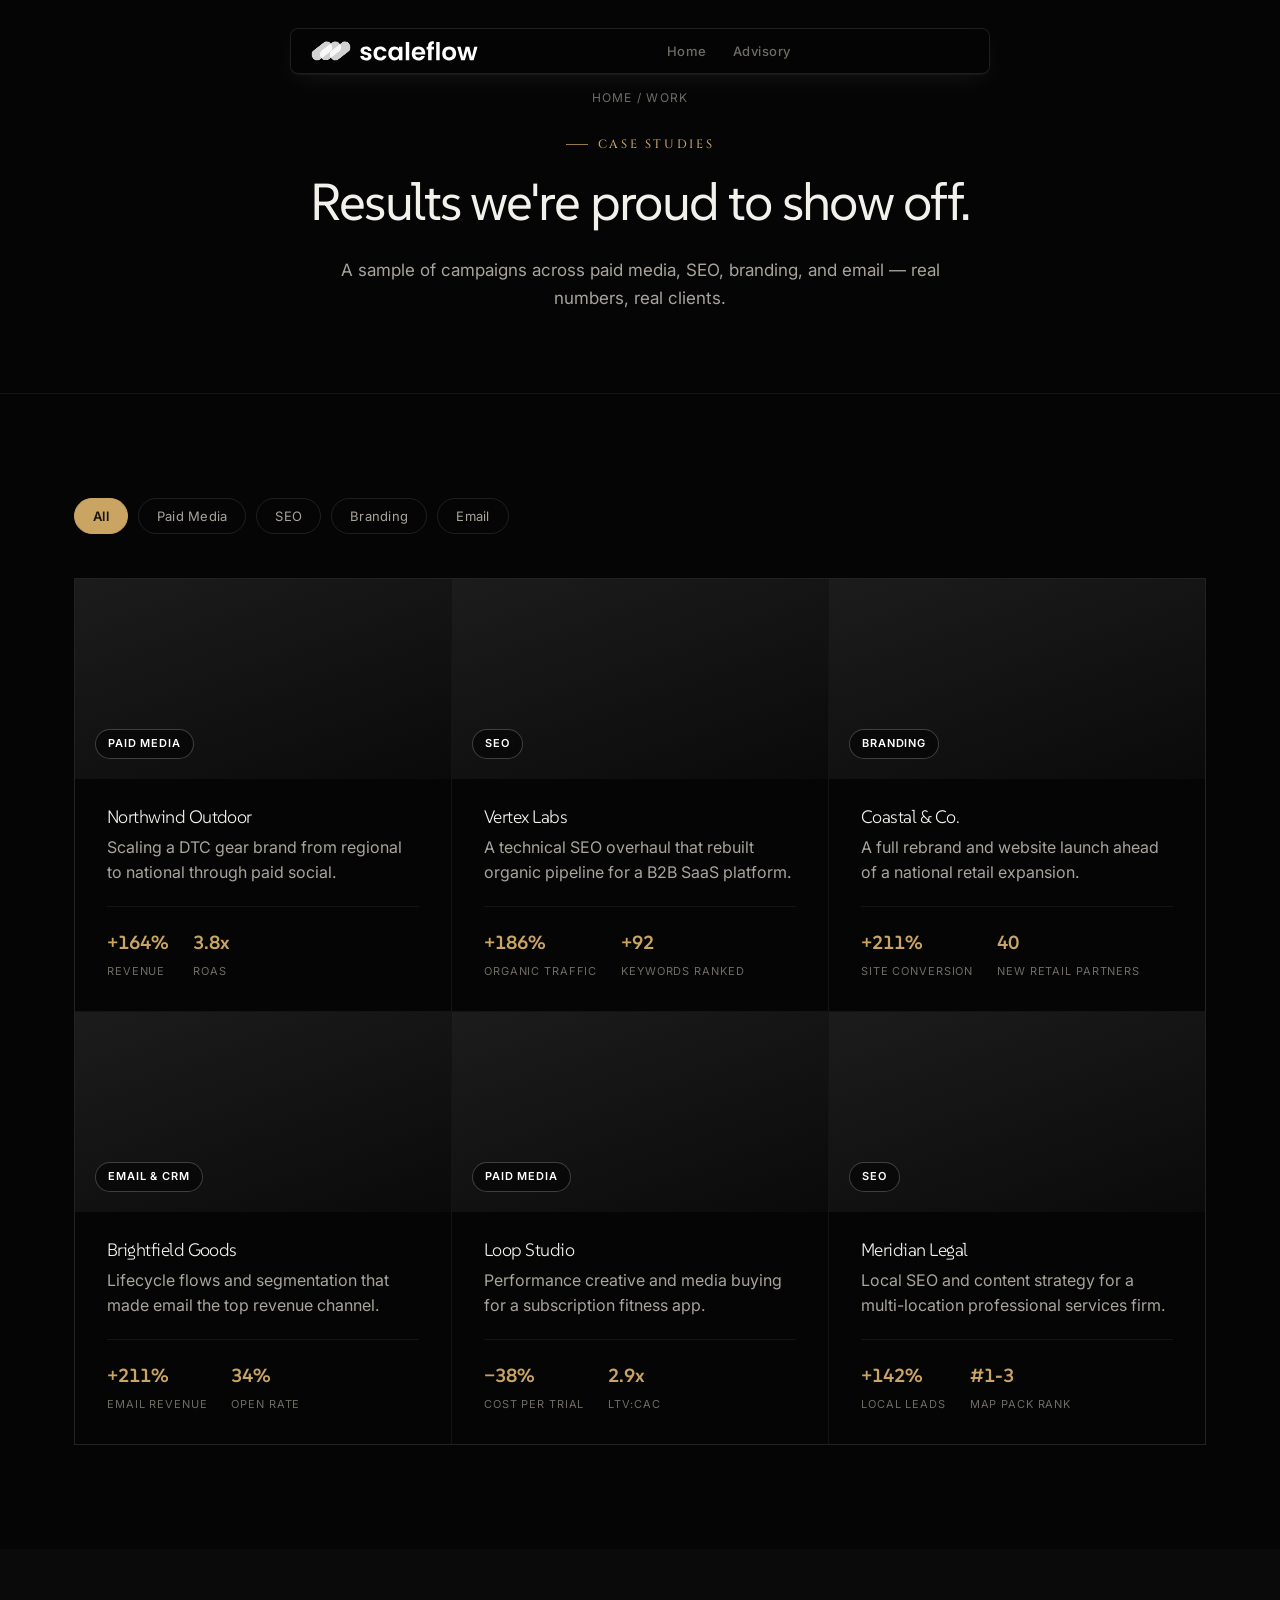
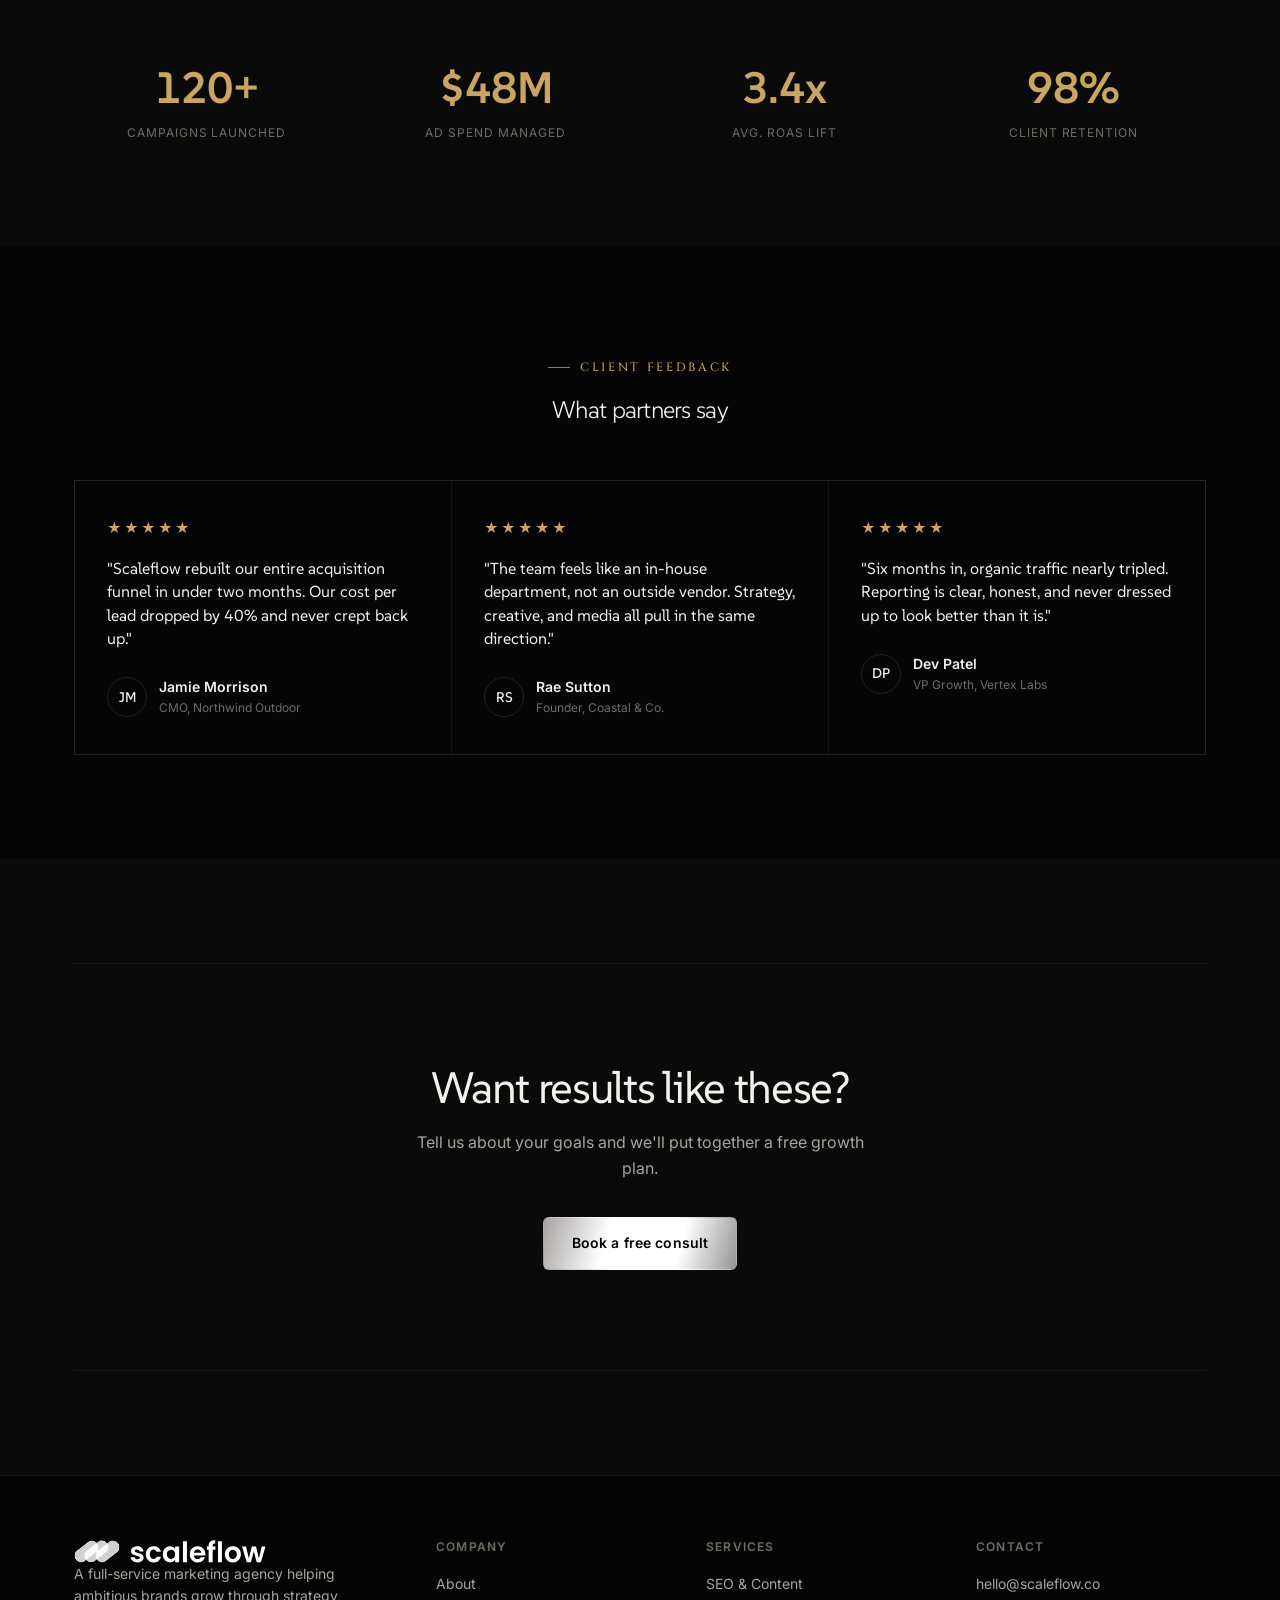
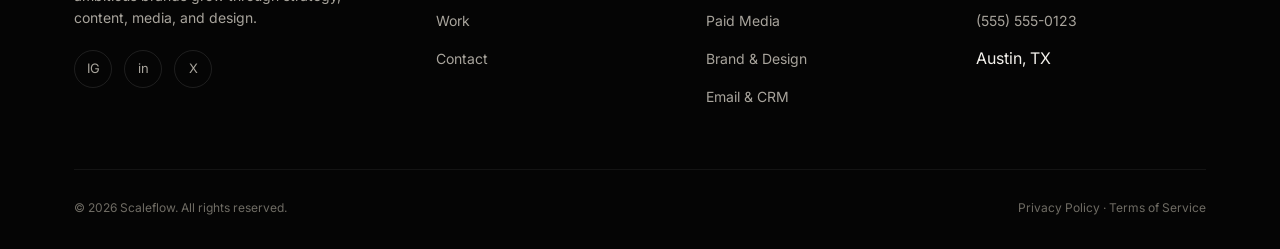
<file: work.html>
<!DOCTYPE html>
<html lang="en">
<head>
  <meta charset="UTF-8" />
  <meta name="viewport" content="width=device-width, initial-scale=1.0" />
  <title>Work — Scaleflow</title>
  <meta name="description" content="Case studies and results from Scaleflow campaigns across SEO, paid media, branding, and email." />
  <link rel="icon" type="image/svg+xml" href="images/Scaleflow (1).svg" />
  <link rel="preconnect" href="https://fonts.googleapis.com" />
  <link rel="preconnect" href="https://fonts.gstatic.com" crossorigin />
  <link href="https://fonts.googleapis.com/css2?family=Inter:wght@400;500;600;700&family=Outfit:wght@300;400;500;600;700&family=SUSE:wght@300;400;500;600&family=Cinzel:wght@400;500;600&family=Caveat:wght@500;600;700&display=swap" rel="stylesheet" />
  <link rel="stylesheet" href="css/styles.css" />
</head>
<body>

  <header class="site-header">
    <nav class="nav">
      <a href="index.html" class="brand"><img src="images/Scaleflow (3)-cropped.svg" alt="Scaleflow" class="brand-logo" /></a>
      <ul class="nav-links">
        <li><a href="index.html">Home</a></li>
        <li><a href="advisory.html">Advisory</a></li>
      </ul>
      <div class="nav-cta">
        <button class="nav-toggle" aria-label="Toggle menu" aria-expanded="false">
          <span></span><span></span><span></span>
        </button>
      </div>
    </nav>
  </header>

  <main>

    <section class="page-hero">
      <div class="container">
        <div class="breadcrumb"><a href="index.html">Home</a> / Work</div>
        <div class="eyebrow">Case studies</div>
        <h1>Results we're proud to show off.</h1>
        <p>A sample of campaigns across paid media, SEO, branding, and email — real numbers, real clients.</p>
      </div>
    </section>

    <section>
      <div class="container">
        <div class="work-filters">
          <button class="filter-btn active" data-filter="all">All</button>
          <button class="filter-btn" data-filter="paid">Paid Media</button>
          <button class="filter-btn" data-filter="seo">SEO</button>
          <button class="filter-btn" data-filter="brand">Branding</button>
          <button class="filter-btn" data-filter="email">Email</button>
        </div>

        <div class="grid grid-3">
          <div class="work-card reveal" data-category="paid">
            <div class="work-thumb">
              <span class="tag-pill">Paid Media</span>
            </div>
            <div class="work-body">
              <h3>Northwind Outdoor</h3>
              <p>Scaling a DTC gear brand from regional to national through paid social.</p>
              <div class="work-meta">
                <div><span class="stat-num">+164%</span><span class="stat-label">Revenue</span></div>
                <div><span class="stat-num">3.8x</span><span class="stat-label">ROAS</span></div>
              </div>
            </div>
          </div>

          <div class="work-card reveal" data-category="seo">
            <div class="work-thumb">
              <span class="tag-pill">SEO</span>
            </div>
            <div class="work-body">
              <h3>Vertex Labs</h3>
              <p>A technical SEO overhaul that rebuilt organic pipeline for a B2B SaaS platform.</p>
              <div class="work-meta">
                <div><span class="stat-num">+186%</span><span class="stat-label">Organic traffic</span></div>
                <div><span class="stat-num">+92</span><span class="stat-label">Keywords ranked</span></div>
              </div>
            </div>
          </div>

          <div class="work-card reveal" data-category="brand">
            <div class="work-thumb">
              <span class="tag-pill">Branding</span>
            </div>
            <div class="work-body">
              <h3>Coastal &amp; Co.</h3>
              <p>A full rebrand and website launch ahead of a national retail expansion.</p>
              <div class="work-meta">
                <div><span class="stat-num">+211%</span><span class="stat-label">Site conversion</span></div>
                <div><span class="stat-num">40</span><span class="stat-label">New retail partners</span></div>
              </div>
            </div>
          </div>

          <div class="work-card reveal" data-category="email">
            <div class="work-thumb">
              <span class="tag-pill">Email &amp; CRM</span>
            </div>
            <div class="work-body">
              <h3>Brightfield Goods</h3>
              <p>Lifecycle flows and segmentation that made email the top revenue channel.</p>
              <div class="work-meta">
                <div><span class="stat-num">+211%</span><span class="stat-label">Email revenue</span></div>
                <div><span class="stat-num">34%</span><span class="stat-label">Open rate</span></div>
              </div>
            </div>
          </div>

          <div class="work-card reveal" data-category="paid">
            <div class="work-thumb">
              <span class="tag-pill">Paid Media</span>
            </div>
            <div class="work-body">
              <h3>Loop Studio</h3>
              <p>Performance creative and media buying for a subscription fitness app.</p>
              <div class="work-meta">
                <div><span class="stat-num">−38%</span><span class="stat-label">Cost per trial</span></div>
                <div><span class="stat-num">2.9x</span><span class="stat-label">LTV:CAC</span></div>
              </div>
            </div>
          </div>

          <div class="work-card reveal" data-category="seo">
            <div class="work-thumb">
              <span class="tag-pill">SEO</span>
            </div>
            <div class="work-body">
              <h3>Meridian Legal</h3>
              <p>Local SEO and content strategy for a multi-location professional services firm.</p>
              <div class="work-meta">
                <div><span class="stat-num">+142%</span><span class="stat-label">Local leads</span></div>
                <div><span class="stat-num">#1-3</span><span class="stat-label">Map pack rank</span></div>
              </div>
            </div>
          </div>
        </div>
      </div>
    </section>

    <!-- Stats -->
    <section style="background: var(--color-bg-alt);">
      <div class="container">
        <div class="stat-block">
          <div>
            <div class="num">120+</div>
            <div class="label">Campaigns launched</div>
          </div>
          <div>
            <div class="num">$48M</div>
            <div class="label">Ad spend managed</div>
          </div>
          <div>
            <div class="num">3.4x</div>
            <div class="label">Avg. ROAS lift</div>
          </div>
          <div>
            <div class="num">98%</div>
            <div class="label">Client retention</div>
          </div>
        </div>
      </div>
    </section>

    <!-- Testimonials -->
    <section>
      <div class="container">
        <div class="section-head center">
          <div class="eyebrow" style="justify-content:center;">Client feedback</div>
          <h2>What partners say</h2>
        </div>
        <div class="grid grid-3">
          <div class="testimonial-card reveal">
            <div class="stars">★★★★★</div>
            <blockquote>"Scaleflow rebuilt our entire acquisition funnel in under two months. Our cost per lead dropped by 40% and never crept back up."</blockquote>
            <div class="testimonial-person">
              <div class="avatar">JM</div>
              <div>
                <div class="name">Jamie Morrison</div>
                <div class="role">CMO, Northwind Outdoor</div>
              </div>
            </div>
          </div>
          <div class="testimonial-card reveal">
            <div class="stars">★★★★★</div>
            <blockquote>"The team feels like an in-house department, not an outside vendor. Strategy, creative, and media all pull in the same direction."</blockquote>
            <div class="testimonial-person">
              <div class="avatar">RS</div>
              <div>
                <div class="name">Rae Sutton</div>
                <div class="role">Founder, Coastal &amp; Co.</div>
              </div>
            </div>
          </div>
          <div class="testimonial-card reveal">
            <div class="stars">★★★★★</div>
            <blockquote>"Six months in, organic traffic nearly tripled. Reporting is clear, honest, and never dressed up to look better than it is."</blockquote>
            <div class="testimonial-person">
              <div class="avatar">DP</div>
              <div>
                <div class="name">Dev Patel</div>
                <div class="role">VP Growth, Vertex Labs</div>
              </div>
            </div>
          </div>
        </div>
      </div>
    </section>

    <section style="background: var(--color-bg-alt);">
      <div class="container">
        <div class="cta-band reveal">
          <h2>Want results like these?</h2>
          <p>Tell us about your goals and we'll put together a free growth plan.</p>
          <div class="btn-row">
            <a href="contact.html" class="btn btn-primary">Book a free consult</a>
          </div>
        </div>
      </div>
    </section>

  </main>

  <footer class="site-footer">
    <div class="container">
      <div class="footer-grid">
        <div class="footer-col footer-brand">
          <a href="index.html" class="brand"><img src="images/Scaleflow (3)-cropped.svg" alt="Scaleflow" class="brand-logo" /></a>
          <p>A full-service marketing agency helping ambitious brands grow through strategy, content, media, and design.</p>
          <div class="footer-social">
            <a href="#" aria-label="Instagram">IG</a>
            <a href="#" aria-label="LinkedIn">in</a>
            <a href="#" aria-label="X / Twitter">X</a>
          </div>
        </div>
        <div class="footer-col">
          <h4>Company</h4>
          <ul>
            <li><a href="about.html">About</a></li>
            <li><a href="work.html">Work</a></li>
            <li><a href="contact.html">Contact</a></li>
          </ul>
        </div>
        <div class="footer-col">
          <h4>Services</h4>
          <ul>
            <li><a href="services.html#seo">SEO &amp; Content</a></li>
            <li><a href="services.html#paid">Paid Media</a></li>
            <li><a href="services.html#brand">Brand &amp; Design</a></li>
            <li><a href="services.html#email">Email &amp; CRM</a></li>
          </ul>
        </div>
        <div class="footer-col">
          <h4>Contact</h4>
          <ul>
            <li><a href="mailto:hello@scaleflow.co">hello@scaleflow.co</a></li>
            <li><a href="tel:+15555550123">(555) 555-0123</a></li>
            <li>Austin, TX</li>
          </ul>
        </div>
      </div>
      <div class="footer-bottom">
        <span>© <span id="year"></span> Scaleflow. All rights reserved.</span>
        <span>Privacy Policy · Terms of Service</span>
      </div>
    </div>
  </footer>  <script src="js/main.js"></script>
</body>
</html>
</file>
<file: css/styles.css>
/* ==========================================================================
   Scaleflow — global styles
   ========================================================================== */

:root {
  --color-bg: #050505;
  --color-bg-alt: #0a0a0a;
  --color-surface: #101010;
  --color-surface-2: #161615;
  --color-border: rgba(255, 255, 255, 0.1);
  --color-border-soft: rgba(255, 255, 255, 0.06);
  --color-text: #f3f1ec;
  --color-text-dim: #a8a49c;
  --color-text-faint: #6f6c64;
  --color-accent: #c9a463;
  --color-accent-soft: #e7cd9a;
  --color-accent-deep: #9a7a4b;
  --color-accent-ink: #16130c;

  --font-display: "SUSE", system-ui, -apple-system, sans-serif;
  --font-name: "Outfit", system-ui, -apple-system, sans-serif;
  --font-serif: "Cinzel", "Iowan Old Style", "Palatino Linotype", serif;
  --font-body: "Inter", system-ui, -apple-system, sans-serif;
  --font-script: "Caveat", cursive;

  --container: 1180px;
  --radius-sm: 6px;
  --radius-md: 10px;
  --radius-lg: 18px;

  --shadow-soft: 0 30px 80px -30px rgba(0, 0, 0, 0.8);
}

*,
*::before,
*::after {
  box-sizing: border-box;
}

html {
  scroll-behavior: smooth;
}

body {
  margin: 0;
  background: var(--color-bg);
  color: var(--color-text);
  font-family: var(--font-body);
  font-size: 16px;
  line-height: 1.6;
  -webkit-font-smoothing: antialiased;
}

img {
  max-width: 100%;
  display: block;
}

a {
  color: inherit;
  text-decoration: none;
}

ul {
  margin: 0;
  padding: 0;
  list-style: none;
}

h1, h2, h3, h4 {
  font-family: var(--font-display);
  font-weight: 300;
  line-height: 1.1;
  margin: 0 0 0.5em;
  letter-spacing: -0.03em;
}

p {
  margin: 0 0 1em;
  color: var(--color-text-dim);
}

.container {
  width: 100%;
  max-width: var(--container);
  margin: 0 auto;
  padding: 0 24px;
}

section {
  padding: 104px 0;
}

@media (max-width: 720px) {
  section {
    padding: 64px 0;
  }
}

.eyebrow {
  display: inline-flex;
  align-items: center;
  gap: 10px;
  font-family: var(--font-serif);
  font-size: 12px;
  font-weight: 500;
  letter-spacing: 0.22em;
  text-transform: uppercase;
  color: var(--color-accent);
  margin-bottom: 20px;
}

.eyebrow::before {
  content: "";
  width: 22px;
  height: 1px;
  background: var(--color-accent-deep);
  display: inline-block;
}

.section-head {
  max-width: 640px;
  margin-bottom: 56px;
}

.section-head.center {
  margin-left: auto;
  margin-right: auto;
  text-align: center;
}

.section-head .eyebrow {
  justify-content: flex-start;
}

.section-head.center .eyebrow {
  justify-content: center;
}

/* ---------- section tag (numbered label + script accent) ---------- */

.section-tag {
  display: flex;
  flex-direction: column;
  align-items: center;
  gap: 6px;
  margin-bottom: 14px;
}

.section-tag .section-num {
  font-family: var(--font-body);
  font-size: 12px;
  font-weight: 600;
  letter-spacing: 0.12em;
  color: var(--color-text-faint);
}

.script-word {
  font-family: var(--font-script);
  font-weight: 600;
  color: var(--color-accent);
  font-size: 1.35em;
}

.section-head p {
  font-size: 17px;
}

/* ---------- buttons ---------- */

.btn {
  display: inline-flex;
  align-items: center;
  justify-content: center;
  gap: 10px;
  padding: 14px 28px;
  border-radius: var(--radius-sm);
  font-family: var(--font-body);
  font-weight: 600;
  font-size: 14px;
  letter-spacing: 0.01em;
  border: 1px solid transparent;
  cursor: pointer;
  transition: transform 0.18s ease, background 0.18s ease, color 0.18s ease, border-color 0.18s ease, opacity 0.18s ease;
  white-space: nowrap;
}

.btn:hover {
  transform: translateY(-1px);
}

.btn-primary {
  background: linear-gradient(-74deg, #959595 0%, #fff 30%, #fff 67%, #a8a3a3 100%);
  color: #000;
}

.btn-primary:hover {
  opacity: 0.9;
}

.btn-ghost {
  background: transparent;
  color: var(--color-text);
  border-color: var(--color-border);
}

.btn-ghost:hover {
  border-color: rgba(255, 255, 255, 0.4);
  box-shadow: 0 0 14px rgba(255, 255, 255, 0.06);
}

.btn-primary:hover {
  box-shadow: 0 0 16px rgba(255, 255, 255, 0.14);
}

.btn-block {
  width: 100%;
}

/* ---------- header / nav ---------- */

.site-header {
  position: fixed;
  top: 14px;
  left: 50%;
  transform: translateX(-50%);
  z-index: 100;
  width: min(700px, calc(100% - 24px));
  border: 1px solid var(--color-border);
  border-radius: 8px;
  background: rgba(5, 5, 5, 0.88);
  backdrop-filter: blur(14px);
  -webkit-backdrop-filter: blur(14px);
  box-shadow: 0 8px 24px -6px rgba(255, 255, 255, 0.08), 0 1px 0 rgba(255, 255, 255, 0.04);
  transition: border-color 0.3s ease, background 0.3s ease, box-shadow 0.3s ease;
}

@media (min-width: 900px) {
  .site-header {
    top: 28px;
  }
}

.nav {
  display: flex;
  align-items: center;
  justify-content: space-between;
  gap: 12px;
  padding: 9px 9px 9px 20px;
  max-width: none;
  margin: 0;
}

.brand {
  display: flex;
  align-items: center;
  color: var(--color-text);
  flex-shrink: 0;
}

.brand-logo {
  height: 20px;
  width: auto;
  display: block;
}

.footer-brand .brand-logo {
  height: 23px;
}

.nav-links {
  display: flex;
  align-items: center;
  gap: 26px;
}

.nav-links a {
  display: inline-flex;
  align-items: center;
  gap: 7px;
  font-size: 13px;
  font-weight: 500;
  letter-spacing: 0.04em;
  color: var(--color-text-faint);
  transition: color 0.15s ease, opacity 0.15s ease;
}

.nav-links a:hover {
  opacity: 0.75;
  text-shadow: 0 0 8px rgba(255, 255, 255, 0.22);
}

.nav-links a.active {
  color: var(--color-text);
}

.nav-links a.active::before {
  content: "";
  width: 6px;
  height: 6px;
  background: var(--color-text);
  transform: rotate(45deg);
  display: inline-block;
  flex-shrink: 0;
}

.nav-cta {
  display: flex;
  align-items: center;
  gap: 18px;
  flex-shrink: 0;
}

.nav-toggle {
  display: none;
  flex-direction: column;
  gap: 5px;
  background: none;
  border: none;
  cursor: pointer;
  padding: 6px;
}

.nav-toggle span {
  width: 22px;
  height: 1px;
  background: var(--color-text);
  transition: transform 0.2s ease, opacity 0.2s ease;
}

@media (max-width: 900px) {
  .nav-cta .btn-ghost {
    display: none;
  }

  .nav-toggle {
    display: flex;
  }

  .nav-links {
    position: absolute;
    top: calc(100% + 10px);
    left: 0;
    right: 0;
    min-width: 220px;
    flex-direction: column;
    align-items: flex-start;
    gap: 0;
    background: var(--color-bg-alt);
    border: 1px solid var(--color-border);
    border-radius: 10px;
    padding: 10px 22px;
    transform: translateY(-12px);
    opacity: 0;
    pointer-events: none;
    transition: transform 0.25s ease, opacity 0.25s ease;
  }

  .nav-links.open {
    transform: translateY(0);
    opacity: 1;
    pointer-events: auto;
  }

  .nav-links a {
    padding: 17px 0;
    width: 100%;
    font-size: 14px;
    border-bottom: 1px solid var(--color-border);
  }

  .nav-links a:last-child {
    border-bottom: none;
  }
}

/* ---------- glow backdrop (signature sonar-ring motif) ---------- */

.glow-backdrop {
  position: relative;
  overflow: hidden;
  background: var(--color-bg);
}

.glow-backdrop::before {
  content: "";
  position: absolute;
  inset: 0;
  background-image: repeating-radial-gradient(
    circle at 50% 118%,
    rgba(201, 164, 99, 0.16) 0px,
    rgba(201, 164, 99, 0.16) 1px,
    transparent 1px,
    transparent 54px
  );
  -webkit-mask-image: radial-gradient(circle at 50% 118%, black 0%, black 38%, transparent 72%);
  mask-image: radial-gradient(circle at 50% 118%, black 0%, black 38%, transparent 72%);
  pointer-events: none;
}

.glow-backdrop > * {
  position: relative;
}

/* ---------- hero ---------- */

.hero {
  padding: 140px 0 120px;
  text-align: center;
}

.hero-inner {
  max-width: 780px;
  margin: 0 auto;
}

.hero h1 {
  font-size: clamp(38px, 6vw, 68px);
  font-weight: 400;
}

.hero-lede {
  font-size: 18px;
  max-width: 520px;
  margin: 0 auto 40px;
}

.hero-actions {
  display: flex;
  gap: 16px;
  flex-wrap: wrap;
  justify-content: center;
  margin-bottom: 64px;
}

.hero-stats {
  display: flex;
  gap: 56px;
  flex-wrap: wrap;
  justify-content: center;
}

.hero-stat .num {
  font-family: var(--font-display);
  font-size: 30px;
  font-weight: 600;
  color: var(--color-accent);
}

.hero-stat .label {
  font-size: 12px;
  color: var(--color-text-faint);
  text-transform: uppercase;
  letter-spacing: 0.1em;
  margin-top: 4px;
}

@media (max-width: 720px) {
  .hero {
    padding: 96px 0 80px;
  }

  .hero-stats {
    gap: 32px;
  }
}

/* ---------- logo strip ---------- */

.logo-strip {
  padding: 36px 0;
  border-top: 1px solid var(--color-border-soft);
  border-bottom: 1px solid var(--color-border-soft);
  overflow: hidden;
}

.logo-strip-inner {
  display: flex;
  flex-direction: column;
  gap: 20px;
}

.logo-strip .tag {
  font-size: 12px;
  color: var(--color-text-faint);
  text-transform: uppercase;
  letter-spacing: 0.12em;
  white-space: nowrap;
  text-align: center;
}

.marquee {
  overflow: hidden;
  -webkit-mask-image: linear-gradient(90deg, transparent, black 10%, black 90%, transparent);
  mask-image: linear-gradient(90deg, transparent, black 10%, black 90%, transparent);
}

.logo-row {
  display: flex;
  align-items: center;
  gap: 64px;
  width: max-content;
  font-family: var(--font-display);
  font-weight: 500;
  font-size: 19px;
  color: var(--color-text-faint);
  animation: marquee-scroll 28s linear infinite;
}

.logo-row span {
  white-space: nowrap;
  transition: color 0.2s ease;
}

.logo-row span:hover {
  color: var(--color-accent);
}

@keyframes marquee-scroll {
  from { transform: translateX(0); }
  to { transform: translateX(-50%); }
}

@media (prefers-reduced-motion: reduce) {
  .logo-row {
    animation: none;
    flex-wrap: wrap;
    justify-content: center;
  }
}

/* ---------- cards / grids ---------- */

.grid {
  display: grid;
  gap: 1px;
  background: var(--color-border-soft);
  border: 1px solid var(--color-border-soft);
}

.grid-3 {
  grid-template-columns: repeat(3, 1fr);
}

.grid-2 {
  grid-template-columns: repeat(2, 1fr);
}

@media (max-width: 900px) {
  .grid-3 {
    grid-template-columns: repeat(2, 1fr);
  }
}

@media (max-width: 640px) {
  .grid-3,
  .grid-2 {
    grid-template-columns: 1fr;
  }
}

.card {
  background: var(--color-bg);
  padding: 36px 32px;
  transition: background 0.2s ease, box-shadow 0.3s ease;
}

.card:hover {
  background: var(--color-surface);
  box-shadow: inset 0 0 40px rgba(255, 255, 255, 0.025), 0 0 18px rgba(255, 255, 255, 0.03);
}

.card-icon {
  width: 42px;
  height: 42px;
  border-radius: 50%;
  display: grid;
  place-items: center;
  border: 1px solid var(--color-border);
  color: var(--color-accent);
  margin-bottom: 22px;
  font-size: 17px;
  font-family: var(--font-display);
  transition: border-color 0.2s ease;
}

.card:hover .card-icon,
.value-item:hover .card-icon,
.contact-info-item:hover .card-icon {
  border-color: var(--color-accent-deep);
  box-shadow: 0 0 12px rgba(255, 255, 255, 0.08);
}

.card h3 {
  font-size: 19px;
  margin-bottom: 10px;
}

.card p {
  font-size: 15px;
  margin-bottom: 0;
}

.card .learn {
  display: inline-block;
  margin-top: 18px;
  font-size: 13px;
  font-weight: 600;
  letter-spacing: 0.04em;
  color: var(--color-accent);
  border-bottom: 1px solid var(--color-accent-deep);
  padding-bottom: 2px;
}

/* ---------- process ---------- */

.process-list {
  display: flex;
  flex-direction: column;
  border-top: 1px solid var(--color-border-soft);
}

.process-item {
  display: grid;
  grid-template-columns: 90px 1fr;
  gap: 24px;
  padding: 32px 0;
  border-bottom: 1px solid var(--color-border-soft);
  align-items: baseline;
}

.process-item .idx {
  font-family: var(--font-serif);
  font-size: 24px;
  font-weight: 500;
  color: var(--color-accent-deep);
}

.process-item h3 {
  font-size: 20px;
  margin-bottom: 6px;
}

.process-item p {
  margin-bottom: 0;
}

@media (max-width: 640px) {
  .process-item {
    grid-template-columns: 1fr;
    gap: 6px;
  }
}

/* ---------- work / portfolio ---------- */

.work-card {
  overflow: hidden;
  background: var(--color-bg);
  transition: background 0.2s ease, box-shadow 0.3s ease;
}

.work-card:hover {
  background: var(--color-surface);
  box-shadow: inset 0 0 40px rgba(255, 255, 255, 0.025), 0 0 18px rgba(255, 255, 255, 0.03);
}

.work-thumb {
  height: 200px;
  display: flex;
  align-items: flex-end;
  padding: 20px;
  position: relative;
  background: linear-gradient(160deg, #1c1c1c, #0a0a0a);
}

.work-thumb .tag-pill {
  background: rgba(0, 0, 0, 0.5);
  border: 1px solid rgba(255, 255, 255, 0.22);
  color: #fff;
  font-size: 11px;
  font-weight: 600;
  padding: 5px 12px;
  border-radius: 999px;
  text-transform: uppercase;
  letter-spacing: 0.08em;
}

.work-body {
  padding: 28px 32px;
}

.work-body h3 {
  font-size: 18px;
  margin-bottom: 8px;
}

.work-meta {
  display: flex;
  gap: 24px;
  margin-top: 20px;
  padding-top: 20px;
  border-top: 1px solid var(--color-border-soft);
}

.work-meta .stat-num {
  font-family: var(--font-display);
  font-weight: 600;
  color: var(--color-accent);
  font-size: 19px;
  display: block;
}

.work-meta .stat-label {
  font-size: 11px;
  color: var(--color-text-faint);
  text-transform: uppercase;
  letter-spacing: 0.08em;
}

.work-filters {
  display: flex;
  gap: 10px;
  flex-wrap: wrap;
  margin-bottom: 44px;
}

.filter-btn {
  padding: 9px 18px;
  border-radius: 999px;
  border: 1px solid var(--color-border);
  background: transparent;
  color: var(--color-text-dim);
  font-family: var(--font-body);
  font-size: 13px;
  letter-spacing: 0.02em;
  cursor: pointer;
  transition: all 0.15s ease;
}

.filter-btn:hover {
  color: var(--color-text);
  border-color: rgba(255, 255, 255, 0.4);
  box-shadow: 0 0 12px rgba(255, 255, 255, 0.06);
}

.filter-btn.active {
  background: var(--color-accent);
  border-color: var(--color-accent);
  color: var(--color-accent-ink);
  font-weight: 600;
}

/* ---------- testimonials ---------- */

.testimonial-card {
  background: var(--color-bg);
  padding: 36px 32px;
  transition: background 0.2s ease, box-shadow 0.3s ease;
}

.testimonial-card:hover {
  background: var(--color-surface);
  box-shadow: inset 0 0 40px rgba(255, 255, 255, 0.025), 0 0 18px rgba(255, 255, 255, 0.03);
}

.stars {
  color: var(--color-accent);
  letter-spacing: 2px;
  margin-bottom: 18px;
  font-size: 14px;
}

.testimonial-card blockquote {
  margin: 0 0 26px;
  font-size: 16px;
  color: var(--color-text);
  font-family: var(--font-display);
  font-weight: 400;
  line-height: 1.45;
}

.testimonial-person {
  display: flex;
  align-items: center;
  gap: 12px;
}

.avatar {
  width: 40px;
  height: 40px;
  border-radius: 50%;
  border: 1px solid var(--color-border);
  display: grid;
  place-items: center;
  color: var(--color-text);
  font-weight: 500;
  font-family: var(--font-display);
  font-size: 14px;
  transition: box-shadow 0.3s ease;
}

.testimonial-card:hover .avatar {
  box-shadow: 0 0 12px rgba(255, 255, 255, 0.08);
}

.testimonial-person .name {
  font-weight: 600;
  font-size: 14px;
}

.testimonial-person .role {
  font-size: 12px;
  color: var(--color-text-faint);
}

/* ---------- CTA band ---------- */

.cta-band {
  text-align: center;
  position: relative;
  padding: 100px 24px;
  border-top: 1px solid var(--color-border-soft);
  border-bottom: 1px solid var(--color-border-soft);
}

.cta-band h2 {
  font-size: clamp(28px, 4.4vw, 44px);
  font-weight: 400;
  max-width: 640px;
  margin: 0 auto 18px;
  position: relative;
}

.cta-band p {
  max-width: 480px;
  margin: 0 auto 36px;
  position: relative;
}

.cta-band .btn-row {
  display: flex;
  gap: 16px;
  justify-content: center;
  flex-wrap: wrap;
  position: relative;
}

@media (max-width: 640px) {
  .cta-band {
    padding: 64px 24px;
  }
}

/* ---------- footer ---------- */

.site-footer {
  border-top: 1px solid var(--color-border-soft);
  padding: 64px 0 32px;
}

.footer-grid {
  display: grid;
  grid-template-columns: 1.4fr 1fr 1fr 1fr;
  gap: 40px;
  margin-bottom: 48px;
}

@media (max-width: 900px) {
  .footer-grid {
    grid-template-columns: 1fr 1fr;
  }
}

@media (max-width: 560px) {
  .footer-grid {
    grid-template-columns: 1fr;
  }
}

.footer-col h4 {
  font-size: 12px;
  text-transform: uppercase;
  letter-spacing: 0.1em;
  color: var(--color-text-faint);
  margin-bottom: 18px;
  font-family: var(--font-body);
  font-weight: 600;
}

.footer-col ul li {
  margin-bottom: 12px;
}

.footer-col ul a {
  font-size: 14px;
  color: var(--color-text-dim);
  transition: color 0.15s ease;
}

.footer-col ul a:hover {
  color: var(--color-text);
}

.footer-brand p {
  font-size: 14px;
  max-width: 280px;
}

.footer-social {
  display: flex;
  gap: 12px;
  margin-top: 20px;
}

.footer-social a {
  width: 38px;
  height: 38px;
  border-radius: 50%;
  border: 1px solid var(--color-border);
  display: grid;
  place-items: center;
  font-size: 13px;
  color: var(--color-text-dim);
  transition: all 0.15s ease;
}

.footer-social a:hover {
  border-color: var(--color-accent-deep);
  color: var(--color-accent);
  box-shadow: 0 0 12px rgba(255, 255, 255, 0.08);
}

.footer-bottom {
  display: flex;
  justify-content: space-between;
  align-items: center;
  flex-wrap: wrap;
  gap: 12px;
  padding-top: 28px;
  border-top: 1px solid var(--color-border-soft);
  font-size: 12px;
  color: var(--color-text-faint);
}

/* ---------- page hero (inner pages) ---------- */

.page-hero {
  padding: 88px 0 64px;
  border-bottom: 1px solid var(--color-border-soft);
  text-align: center;
}

.page-hero .container {
  max-width: 720px;
}

.page-hero h1 {
  font-size: clamp(32px, 5.4vw, 52px);
  font-weight: 400;
}

.page-hero p {
  font-size: 17px;
}

.breadcrumb {
  font-size: 12px;
  color: var(--color-text-faint);
  margin-bottom: 20px;
  text-transform: uppercase;
  letter-spacing: 0.1em;
}

.breadcrumb a {
  color: var(--color-text-faint);
}

.breadcrumb a:hover {
  color: var(--color-text);
}

/* ---------- services detail ---------- */

.service-detail {
  display: grid;
  grid-template-columns: 60px 1fr;
  gap: 28px;
  padding: 44px 0;
  border-bottom: 1px solid var(--color-border-soft);
}

.service-detail:last-child {
  border-bottom: none;
}

.service-detail .num {
  font-family: var(--font-serif);
  font-size: 15px;
  color: var(--color-accent-deep);
  font-weight: 500;
}

.service-detail h3 {
  font-size: 25px;
  font-weight: 400;
  margin-bottom: 12px;
}

.service-detail .tags {
  display: flex;
  gap: 8px;
  flex-wrap: wrap;
  margin-top: 20px;
}

.service-detail .tags span {
  font-size: 11px;
  padding: 6px 13px;
  border-radius: 999px;
  color: var(--color-text-dim);
  border: 1px solid var(--color-border);
  text-transform: uppercase;
  letter-spacing: 0.05em;
}

@media (max-width: 640px) {
  .service-detail {
    grid-template-columns: 1fr;
    gap: 12px;
  }
}

/* ---------- pricing ---------- */

.pricing-card {
  background: var(--color-bg);
  border: 1px solid var(--color-border);
  border-radius: var(--radius-md);
  padding: 40px 32px;
  display: flex;
  flex-direction: column;
  transition: border-color 0.3s ease, box-shadow 0.3s ease;
}

.pricing-card:hover {
  border-color: rgba(255, 255, 255, 0.25);
  box-shadow: 0 0 20px rgba(255, 255, 255, 0.05);
}

.pricing-card.featured {
  border-color: var(--color-accent-deep);
  background: var(--color-surface);
  position: relative;
}

.pricing-badge {
  position: absolute;
  top: -14px;
  right: 24px;
  background: linear-gradient(135deg, var(--color-accent-soft), var(--color-accent-deep));
  color: var(--color-accent-ink);
  font-size: 11px;
  font-weight: 700;
  padding: 6px 14px;
  border-radius: 999px;
  text-transform: uppercase;
  letter-spacing: 0.06em;
}

.pricing-card h3 {
  font-weight: 400;
  font-size: 20px;
}

.pricing-card .price {
  font-family: var(--font-display);
  font-size: 40px;
  font-weight: 400;
  margin: 16px 0 4px;
}

.pricing-card .price span {
  font-size: 13px;
  color: var(--color-text-faint);
  font-weight: 400;
  font-family: var(--font-body);
}

.pricing-card ul {
  margin: 26px 0 30px;
  flex-grow: 1;
}

.pricing-card ul li {
  font-size: 14px;
  color: var(--color-text-dim);
  padding: 8px 0;
  display: flex;
  gap: 10px;
  align-items: flex-start;
  border-top: 1px solid var(--color-border-soft);
}

.pricing-card ul li:first-child {
  border-top: none;
}

.pricing-card ul li::before {
  content: "＋";
  color: var(--color-text-faint);
}

/* ---------- team ---------- */

.team-card {
  text-align: center;
}

.team-avatar {
  width: 100%;
  aspect-ratio: 1;
  border-radius: var(--radius-md);
  background: var(--color-surface);
  border: 1px solid var(--color-border);
  display: grid;
  place-items: center;
  font-family: var(--font-display);
  font-size: 30px;
  font-weight: 400;
  color: var(--color-text);
  margin-bottom: 18px;
  transition: box-shadow 0.3s ease, border-color 0.3s ease;
}

.team-card:hover .team-avatar {
  border-color: rgba(255, 255, 255, 0.25);
  box-shadow: 0 0 20px rgba(255, 255, 255, 0.07);
}

.team-card h3 {
  font-size: 16px;
  margin-bottom: 2px;
  font-weight: 500;
}

.team-card .role {
  font-size: 12px;
  color: var(--color-text-faint);
  text-transform: uppercase;
  letter-spacing: 0.05em;
}

/* ---------- values ---------- */

.value-item {
  display: flex;
  gap: 20px;
  align-items: flex-start;
  padding: 28px 0;
  border-bottom: 1px solid var(--color-border-soft);
  transition: border-color 0.3s ease;
}

.value-item:hover {
  border-color: rgba(255, 255, 255, 0.18);
}

.value-item .card-icon {
  flex-shrink: 0;
  margin-bottom: 0;
}

.value-item h3 {
  font-size: 17px;
  margin-bottom: 6px;
  font-weight: 500;
}

.value-item p {
  font-size: 14px;
  margin-bottom: 0;
}

/* ---------- contact ---------- */

.contact-grid {
  display: grid;
  grid-template-columns: 1fr 1fr;
  gap: 64px;
  align-items: flex-start;
}

@media (max-width: 900px) {
  .contact-grid {
    grid-template-columns: 1fr;
  }
}

.contact-info-item {
  display: flex;
  gap: 18px;
  padding: 22px 0;
  border-bottom: 1px solid var(--color-border-soft);
}

.contact-info-item:first-child {
  padding-top: 0;
}

.contact-info-item .card-icon {
  margin-bottom: 0;
  flex-shrink: 0;
}

.contact-info-item h4 {
  font-size: 14px;
  margin-bottom: 4px;
  font-weight: 500;
}

.contact-info-item p {
  font-size: 14px;
  margin-bottom: 0;
}

.form-field {
  margin-bottom: 22px;
}

.form-field label {
  display: block;
  font-size: 12px;
  font-weight: 600;
  color: var(--color-text-faint);
  margin-bottom: 9px;
  text-transform: uppercase;
  letter-spacing: 0.08em;
}

.form-field input,
.form-field select,
.form-field textarea {
  width: 100%;
  background: var(--color-surface);
  border: 1px solid var(--color-border);
  border-radius: var(--radius-sm);
  padding: 13px 16px;
  color: var(--color-text);
  font-family: var(--font-body);
  font-size: 15px;
  transition: border-color 0.15s ease;
}

.form-field input:focus,
.form-field select:focus,
.form-field textarea:focus {
  outline: none;
  border-color: var(--color-accent-deep);
  box-shadow: 0 0 14px rgba(255, 255, 255, 0.05);
}

.form-field textarea {
  resize: vertical;
  min-height: 120px;
}

.form-row {
  display: grid;
  grid-template-columns: 1fr 1fr;
  gap: 16px;
}

@media (max-width: 560px) {
  .form-row {
    grid-template-columns: 1fr;
  }
}

.form-note {
  font-size: 12px;
  color: var(--color-text-faint);
  margin-top: 16px;
}

.form-success {
  display: none;
  background: var(--color-surface);
  border: 1px solid var(--color-border);
  border-radius: var(--radius-md);
  padding: 36px;
  text-align: center;
}

.form-success.visible {
  display: block;
}

.form-success .icon {
  width: 50px;
  height: 50px;
  border-radius: 50%;
  border: 1px solid var(--color-border);
  color: var(--color-text);
  display: grid;
  place-items: center;
  margin: 0 auto 18px;
  font-size: 20px;
  font-family: var(--font-display);
}

.form-success h3 {
  font-weight: 400;
}

/* ---------- faq ---------- */

.faq-list {
  display: flex;
  flex-direction: column;
  gap: 10px;
}

.faq-item {
  border: 1px solid var(--color-border-soft);
  border-radius: var(--radius-sm);
  padding: 0 22px;
  transition: border-color 0.3s ease, box-shadow 0.3s ease;
}

.faq-item:hover {
  border-color: rgba(255, 255, 255, 0.2);
  box-shadow: 0 0 14px rgba(255, 255, 255, 0.04);
}

.faq-question {
  width: 100%;
  background: none;
  border: none;
  color: var(--color-text);
  text-align: left;
  padding: 22px 0;
  font-family: var(--font-body);
  font-size: 15px;
  font-weight: 600;
  cursor: pointer;
  display: flex;
  justify-content: space-between;
  align-items: center;
  gap: 20px;
}

.faq-icon {
  font-size: 17px;
  color: var(--color-text-faint);
  transition: transform 0.2s ease;
  flex-shrink: 0;
}

.faq-item.open .faq-icon {
  transform: rotate(45deg);
}

.faq-answer {
  max-height: 0;
  overflow: hidden;
  transition: max-height 0.25s ease;
}

.faq-answer p {
  padding-bottom: 22px;
  font-size: 14px;
  margin: 0;
}

/* ---------- reveal animation ---------- */

.reveal {
  opacity: 0;
  transform: translateY(18px);
  transition: opacity 0.6s ease, transform 0.6s ease;
}

.reveal.in-view {
  opacity: 1;
  transform: translateY(0);
}

/* ---------- misc ---------- */

.two-col {
  display: grid;
  grid-template-columns: 1fr 1fr;
  gap: 64px;
  align-items: center;
}

@media (max-width: 900px) {
  .two-col {
    grid-template-columns: 1fr;
    gap: 32px;
  }
}

.info-panel {
  border: 1px solid var(--color-border);
  border-radius: var(--radius-md);
  padding: 8px 28px;
}

.info-row {
  display: flex;
  align-items: center;
  justify-content: space-between;
  padding: 18px 0;
  border-bottom: 1px solid var(--color-border-soft);
}

.info-row:last-child {
  border-bottom: none;
}

.info-row .k {
  font-size: 13px;
  color: var(--color-text-faint);
  text-transform: uppercase;
  letter-spacing: 0.06em;
}

.info-row .v {
  font-family: var(--font-display);
  font-weight: 600;
  color: var(--color-accent);
  font-size: 17px;
}

.stat-block {
  display: grid;
  grid-template-columns: repeat(4, 1fr);
  gap: 24px;
  text-align: center;
}

@media (max-width: 720px) {
  .stat-block {
    grid-template-columns: repeat(2, 1fr);
  }
}

.stat-block .num {
  font-family: var(--font-display);
  font-size: clamp(32px, 4vw, 44px);
  font-weight: 600;
  color: var(--color-accent);
}

.stat-block .label {
  font-size: 12px;
  color: var(--color-text-faint);
  text-transform: uppercase;
  letter-spacing: 0.08em;
}

.divider-line {
  height: 1px;
  background: var(--color-border-soft);
  border: none;
  margin: 0;
}

/* ---------- full-height hero ---------- */

.real-hero {
  position: relative;
  padding: 0;
  min-height: 640px;
  height: 100vh;
  max-height: 900px;
  width: 100%;
  overflow: hidden;
  display: flex;
  align-items: center;
  justify-content: center;
  text-align: center;
  background:
    radial-gradient(ellipse 80% 60% at 50% 20%, rgba(255, 255, 255, 0.08), transparent 60%),
    linear-gradient(180deg, #131313 0%, #050505 55%, rgba(5, 5, 5, 0) 100%);
}

.real-hero::before {
  content: "";
  position: absolute;
  inset: 0;
  background-image: repeating-linear-gradient(
    115deg,
    rgba(255, 255, 255, 0.035) 0px,
    rgba(255, 255, 255, 0.035) 1px,
    transparent 1px,
    transparent 46px
  );
}

.hero-work-wrap {
  position: relative;
  overflow: hidden;
}

.hero-work-wrap > section {
  position: relative;
  z-index: 1;
}

.world-dots {
  position: absolute;
  z-index: 0;
  left: 50%;
  bottom: 0;
  top: auto;
  transform: translateX(-50%);
  width: min(1400px, 150%);
  max-width: none;
  opacity: 0.16;
  pointer-events: none;
  -webkit-mask-image: linear-gradient(to bottom, transparent 0%, transparent 28%, black 55%, black 85%, transparent 100%);
  mask-image: linear-gradient(to bottom, transparent 0%, transparent 28%, black 55%, black 85%, transparent 100%);
}

.real-hero .container {
  position: relative;
  max-width: 760px;
}

.real-hero h1 {
  font-size: clamp(36px, 6.4vw, 70px);
  font-weight: 300;
  letter-spacing: -0.03em;
  color: #fff;
}

.real-hero p {
  margin: 20px auto 0;
  max-width: 620px;
  font-size: clamp(15px, 1.6vw, 18px);
  color: rgba(255, 255, 255, 0.85);
  line-height: 1.65;
}

@media (max-width: 720px) {
  .real-hero {
    min-height: 560px;
  }
}

/* ---------- brand marquee ("Our Work") ---------- */

.brand-marquee-wrap {
  overflow: hidden;
  -webkit-mask-image: linear-gradient(90deg, transparent, black 200px, black calc(100% - 200px), transparent);
  mask-image: linear-gradient(90deg, transparent, black 200px, black calc(100% - 200px), transparent);
}

.brand-marquee-track {
  display: flex;
  gap: 16px;
  width: max-content;
  animation: marquee-scroll 34s linear infinite;
}

@media (prefers-reduced-motion: reduce) {
  .brand-marquee-track {
    animation: none;
    flex-wrap: wrap;
  }
}

.brand-tile {
  position: relative;
  flex-shrink: 0;
  width: 360px;
  height: 270px;
  border-radius: 6px;
  overflow: hidden;
  background: linear-gradient(150deg, #1e1e1e, #0a0a0a 70%);
  display: flex;
  align-items: center;
  justify-content: center;
  transition: box-shadow 0.3s ease;
}

.brand-tile:hover {
  box-shadow: 0 0 22px rgba(255, 255, 255, 0.06);
}

.brand-tile::after {
  content: "";
  position: absolute;
  inset: 0;
  background: linear-gradient(0deg, rgba(0, 0, 0, 0.6), rgba(0, 0, 0, 0.2) 55%, transparent);
}

.brand-tile span {
  position: relative;
  z-index: 1;
  font-family: var(--font-display);
  font-weight: 400;
  font-size: 22px;
  color: #fff;
}

@media (max-width: 560px) {
  .brand-tile {
    width: 280px;
    height: 210px;
  }
}

/* ---------- stat strip (What we've built) ---------- */

.stat-strip {
  display: grid;
  grid-template-columns: repeat(4, 1fr);
  gap: 24px;
  max-width: 900px;
  margin: 0 auto;
  text-align: center;
}

@media (max-width: 720px) {
  .stat-strip {
    grid-template-columns: repeat(2, 1fr);
  }
}

.stat-strip-item {
  display: flex;
  flex-direction: column;
  align-items: center;
}

.stat-strip-item .label {
  display: inline-flex;
  max-width: 100%;
  background: #1a1a1a;
  border: 1px solid rgba(255, 255, 255, 0.05);
  border-radius: 6px;
  padding: 4px 16px;
  font-family: var(--font-body);
  font-size: 13px;
  color: var(--color-text-dim);
  transition: box-shadow 0.3s ease, border-color 0.3s ease;
}

.stat-strip-item:hover .label {
  border-color: rgba(255, 255, 255, 0.14);
  box-shadow: 0 0 12px rgba(255, 255, 255, 0.06);
}

.stat-strip-item .num {
  margin-top: 8px;
  font-family: var(--font-display);
  font-weight: 600;
  font-size: clamp(28px, 3.4vw, 41px);
  line-height: 1.2;
  color: #fff;
  white-space: nowrap;
  text-rendering: optimizeLegibility;
  -webkit-font-smoothing: antialiased;
}

/* ---------- founders ---------- */

.founders-intro {
  max-width: 640px;
  margin: 0 auto 56px;
  text-align: center;
}

.founders-intro p {
  font-size: 16px;
}

.founder-grid {
  display: grid;
  grid-template-columns: repeat(3, 1fr);
  gap: 20px;
}

@media (max-width: 720px) {
  .founder-grid {
    grid-template-columns: 1fr;
  }
}

.founder-card {
  position: relative;
  aspect-ratio: 4 / 5;
  border-radius: 6px;
  border: 1px solid rgba(255, 255, 255, 0.12);
  overflow: hidden;
  background: linear-gradient(160deg, var(--founder-tone, #2a2a2a), #0a0a0a 75%);
  transition: transform 0.4s ease, box-shadow 0.4s ease;
}

.founder-card:hover {
  transform: scale(1.01);
  box-shadow: 0 0 24px rgba(255, 255, 255, 0.07);
}

.founder-card::after {
  content: "";
  position: absolute;
  inset: 0;
  background: linear-gradient(180deg, transparent 40%, rgba(0, 0, 0, 0.55) 75%, rgba(0, 0, 0, 0.85) 100%);
}

.founder-role {
  position: absolute;
  top: 16px;
  left: 16px;
  z-index: 1;
  display: inline-flex;
  align-items: center;
  border-radius: 6px;
  border: 1px solid rgba(255, 255, 255, 0.15);
  background: rgba(0, 0, 0, 0.6);
  backdrop-filter: blur(4px);
  padding: 4px 12px;
  font-family: var(--font-body);
  font-size: 12px;
  font-weight: 500;
  color: #fff;
}

.founder-text {
  position: absolute;
  z-index: 1;
  inset-inline: 0;
  bottom: 0;
  padding: 20px;
}

.founder-text h3 {
  font-family: var(--font-name);
  font-weight: 300;
  font-size: 21px;
  color: #fff;
  margin: 0;
}

.founder-text p {
  margin: 8px 0 0;
  font-size: 14px;
  color: rgba(255, 255, 255, 0.85);
}

.work-with-us {
  text-align: center;
  margin-top: 44px;
}

/* ---------- accolades marquee ---------- */

.accolade-strip {
  overflow: hidden;
  -webkit-mask-image: linear-gradient(90deg, transparent, black 60px, black calc(100% - 60px), transparent);
  mask-image: linear-gradient(90deg, transparent, black 60px, black calc(100% - 60px), transparent);
}

.accolade-track {
  display: flex;
  gap: 24px;
  width: max-content;
  animation: marquee-scroll 50s linear infinite;
}

@media (prefers-reduced-motion: reduce) {
  .accolade-track {
    animation: none;
    flex-wrap: wrap;
  }
}

.accolade-card {
  position: relative;
  flex: 0 0 260px;
  height: 387px;
  border-radius: 5px;
  overflow: hidden;
  background: linear-gradient(165deg, var(--accolade-tone, #1c1c1c), #050505 70%);
  box-shadow:
    inset 0 1px 0 0 rgba(255, 255, 255, 0.1),
    0 30px 50px 0 rgba(0, 0, 0, 0.4);
  transition: box-shadow 0.35s ease;
}

.accolade-card:hover {
  box-shadow:
    inset 0 1px 0 0 rgba(255, 255, 255, 0.1),
    0 30px 50px 0 rgba(0, 0, 0, 0.4),
    0 0 26px rgba(255, 255, 255, 0.07);
}

@media (min-width: 640px) {
  .accolade-card {
    flex-basis: 360px;
    height: 536px;
  }
}

.accolade-card-inner {
  position: relative;
  z-index: 1;
  padding: 24px;
}

.accolade-card-head {
  display: flex;
  align-items: center;
  gap: 12px;
}

.accolade-card .mark {
  width: 40px;
  height: 40px;
  flex-shrink: 0;
  border-radius: 6px;
  border: 1px solid rgba(255, 255, 255, 0.1);
  background: rgba(255, 255, 255, 0.05);
  display: grid;
  place-items: center;
  font-family: var(--font-display);
  font-size: 15px;
  color: #fff;
}

.accolade-card h4 {
  font-family: var(--font-body);
  font-weight: 400;
  font-size: 18px;
  color: #fff;
  margin: 0;
  flex: 1;
  min-width: 0;
}

.accolade-card p {
  margin: 18px 0 0;
  font-size: 16px;
  font-weight: 500;
  line-height: 1.6;
  color: #fff;
}

/* ---------- blueprint grid ---------- */

.blueprint-grid {
  display: grid;
  grid-template-columns: repeat(2, 1fr);
  gap: 20px;
  max-width: 1000px;
  margin: 0 auto;
}

@media (max-width: 720px) {
  .blueprint-grid {
    grid-template-columns: 1fr;
  }
}

.blueprint-card {
  border-radius: 6px;
  border: 1px solid rgba(255, 255, 255, 0.12);
  background: #000;
  padding: 20px;
  transition: border-color 0.3s ease, box-shadow 0.3s ease;
}

.blueprint-card:hover {
  border-color: rgba(255, 255, 255, 0.2);
  box-shadow: 0 0 22px rgba(255, 255, 255, 0.05);
}

.blueprint-media {
  aspect-ratio: 16 / 10;
  border-radius: 4px;
  overflow: hidden;
  background: linear-gradient(155deg, var(--blueprint-tone, #202020), #050505 70%);
}

.blueprint-card h3 {
  margin: 16px 0 0;
  font-family: var(--font-body);
  font-weight: 500;
  font-size: 18px;
  letter-spacing: -0.01em;
  color: var(--color-text);
}

.blueprint-card p {
  margin: 8px 0 0;
  font-size: 14px;
  line-height: 1.6;
}

.blueprint-card p strong {
  color: rgba(255, 255, 255, 0.85);
  font-weight: 600;
}

/* ---------- inside grid (top-labeled image tiles) ---------- */

.inside-grid {
  display: grid;
  grid-template-columns: repeat(2, 1fr);
  gap: 20px;
}

@media (max-width: 720px) {
  .inside-grid {
    grid-template-columns: 1fr;
  }
}

.inside-card {
  position: relative;
  aspect-ratio: 3 / 2;
  border-radius: 6px;
  border: 1px solid rgba(255, 255, 255, 0.1);
  overflow: hidden;
  background: linear-gradient(155deg, var(--inside-tone, #1e1e1e), #0a0a0a 70%);
  transition: border-color 0.3s ease, box-shadow 0.3s ease;
}

.inside-card:hover {
  border-color: rgba(255, 255, 255, 0.18);
  box-shadow: 0 0 22px rgba(255, 255, 255, 0.06);
}

.inside-text {
  position: absolute;
  inset-inline: 0;
  top: 32px;
  padding: 0 32px;
  display: flex;
  flex-direction: column;
  gap: 8px;
}

.inside-text h3 {
  font-family: var(--font-name);
  font-weight: 400;
  font-size: 22px;
  color: #fff;
  margin: 0;
}

.inside-text p {
  margin: 0;
  font-size: 15px;
  font-weight: 500;
  color: rgba(255, 255, 255, 0.6);
  max-width: 320px;
}

/* ---------- hero button row ---------- */

.hero-btn-row {
  position: relative;
  margin-top: 32px;
  display: flex;
  gap: 16px;
  justify-content: center;
  flex-wrap: wrap;
}

/* ---------- closing CTA ---------- */

.exclusive-cta {
  text-align: center;
  max-width: 1200px;
  margin: 0 auto;
  padding: 0 24px;
}

.exclusive-cta h2 {
  font-size: clamp(30px, 4.6vw, 48px);
  font-weight: 300;
  max-width: 640px;
  margin: 0 auto 14px;
}

.exclusive-cta p {
  max-width: 440px;
  margin: 0 auto 32px;
  font-size: 16px;
}
</file>
